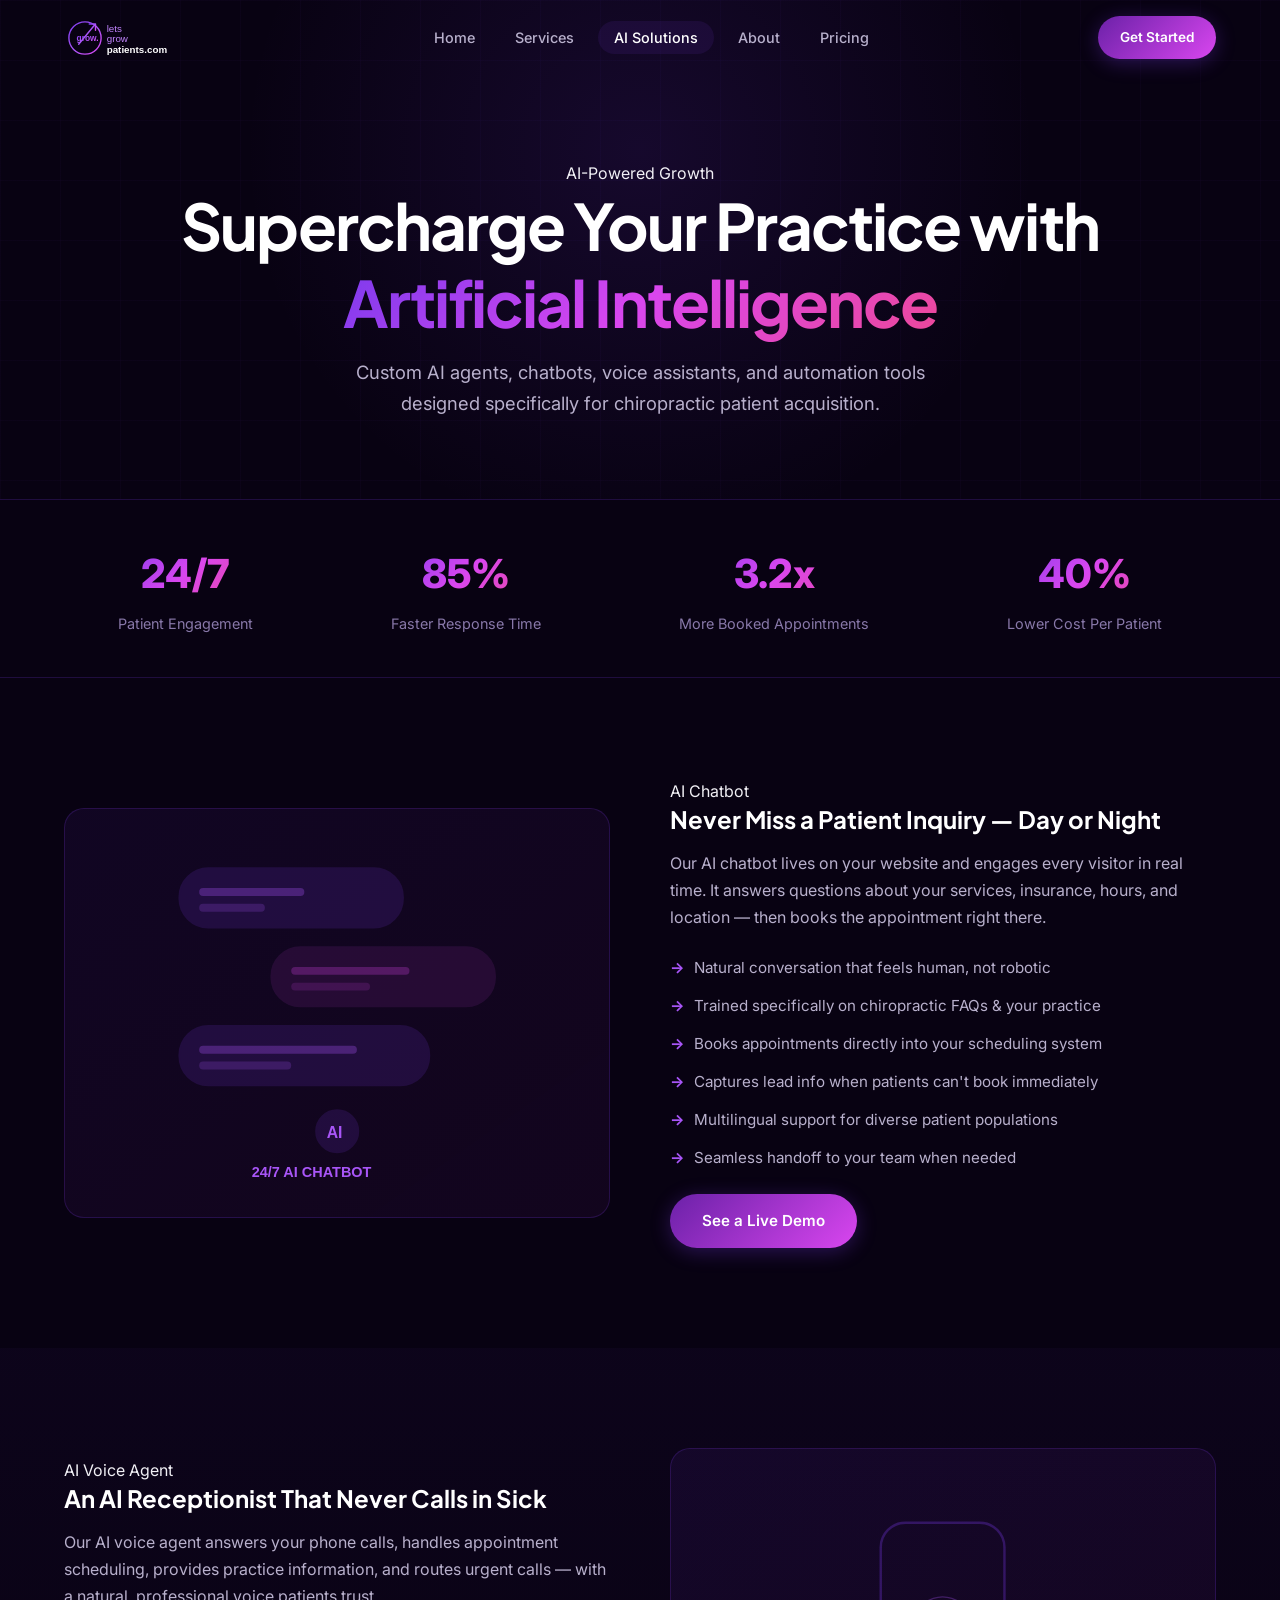
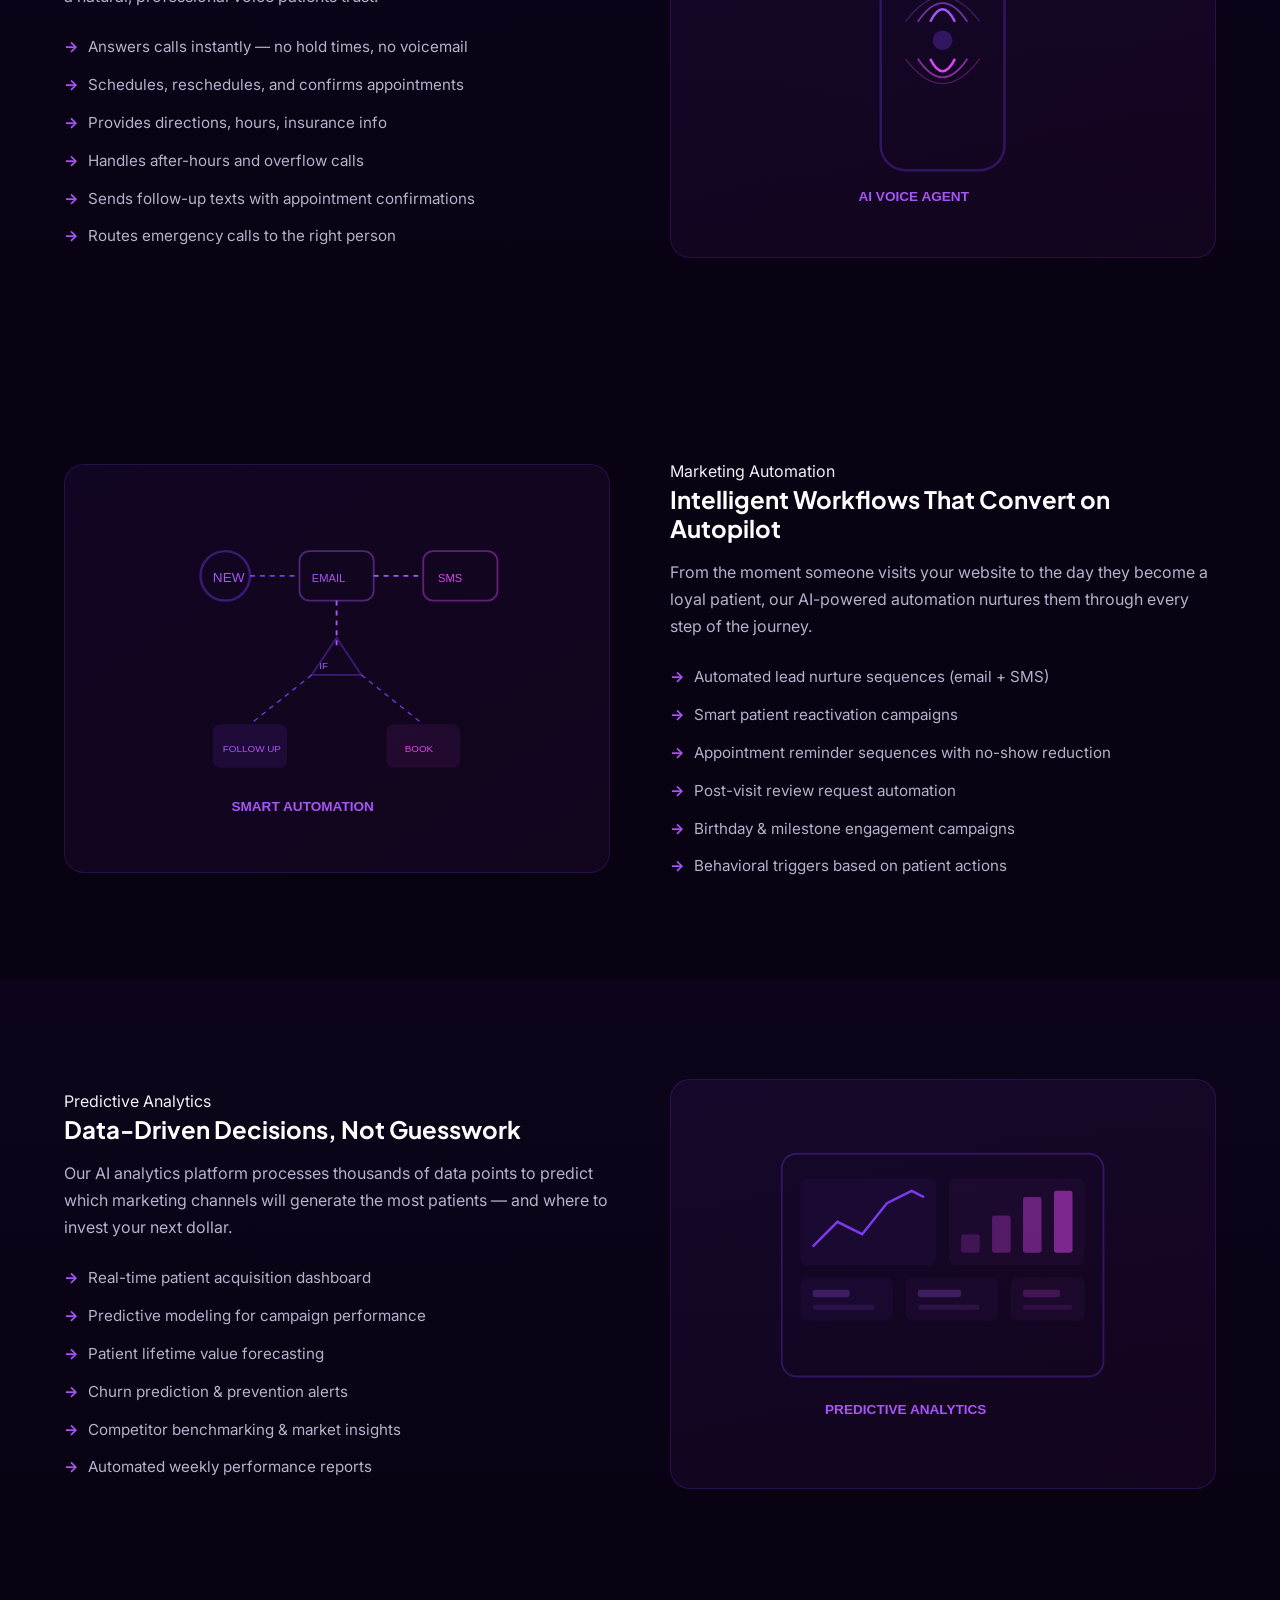
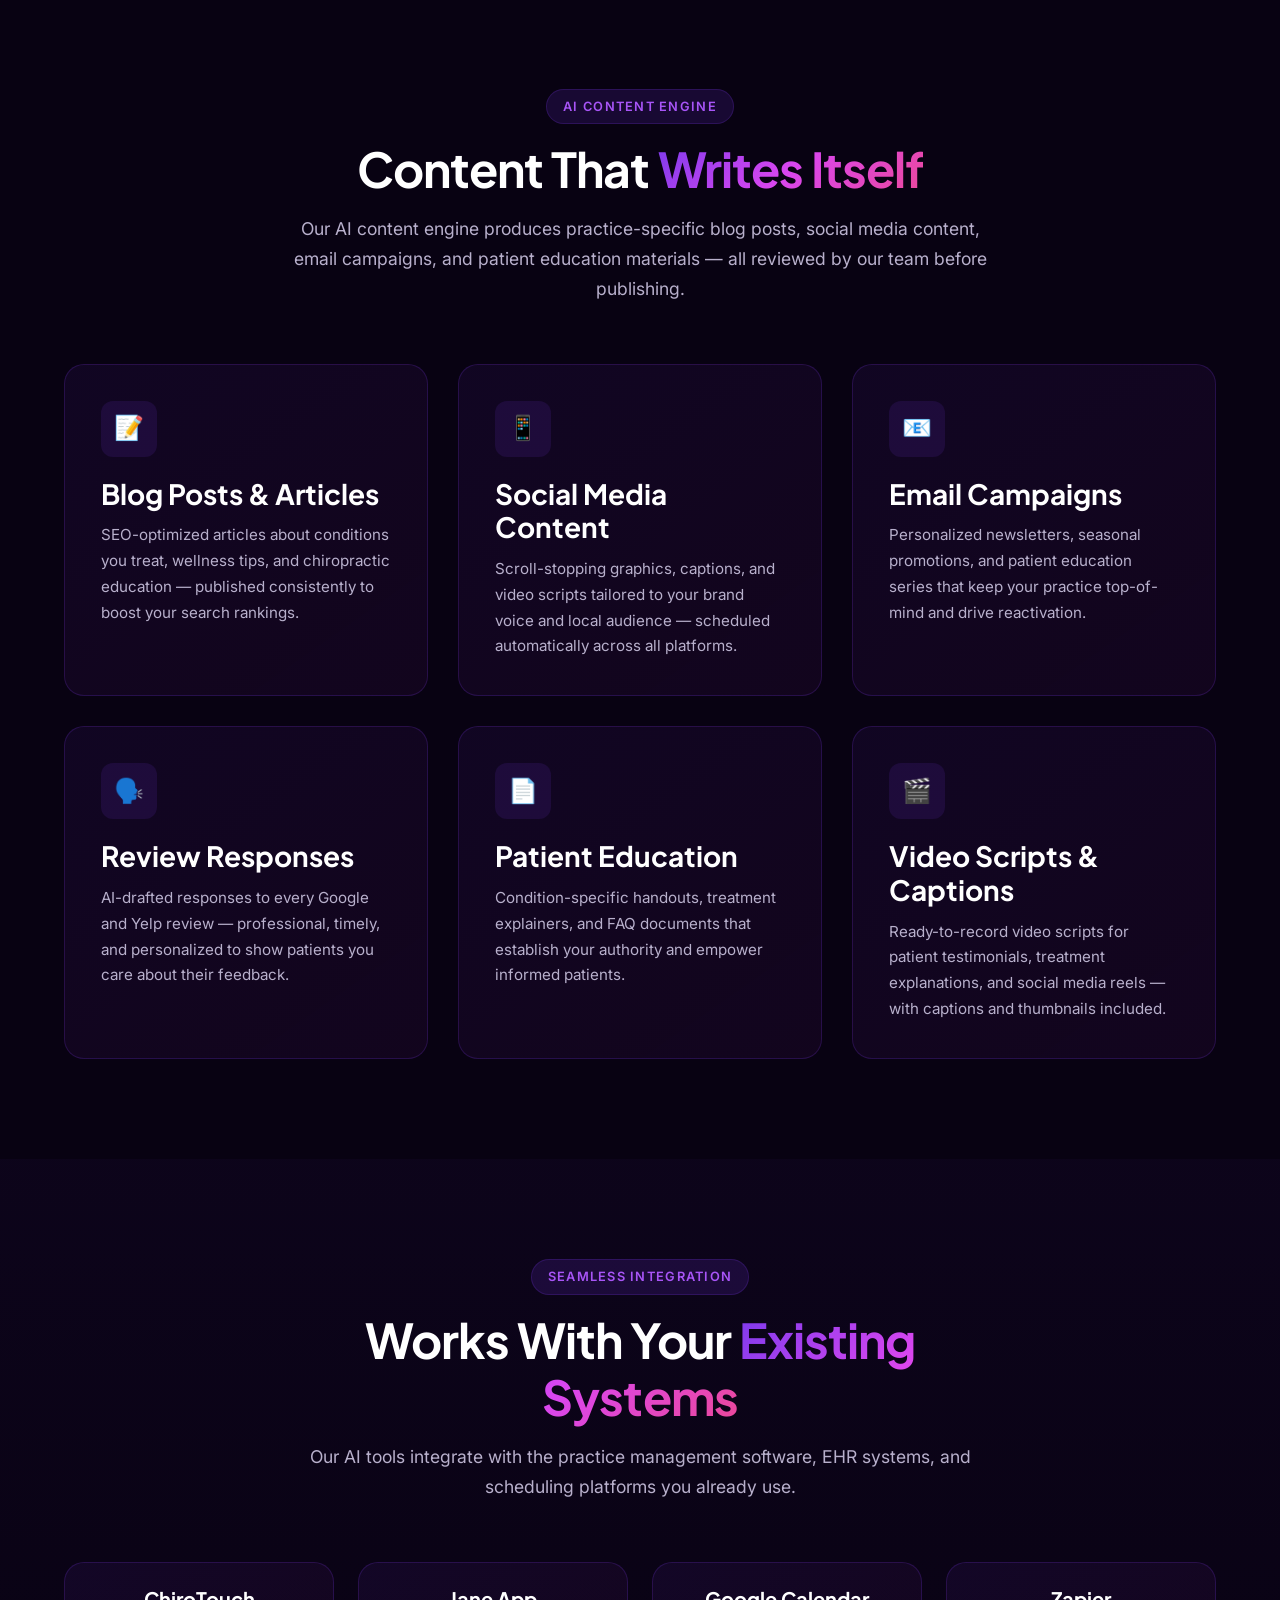
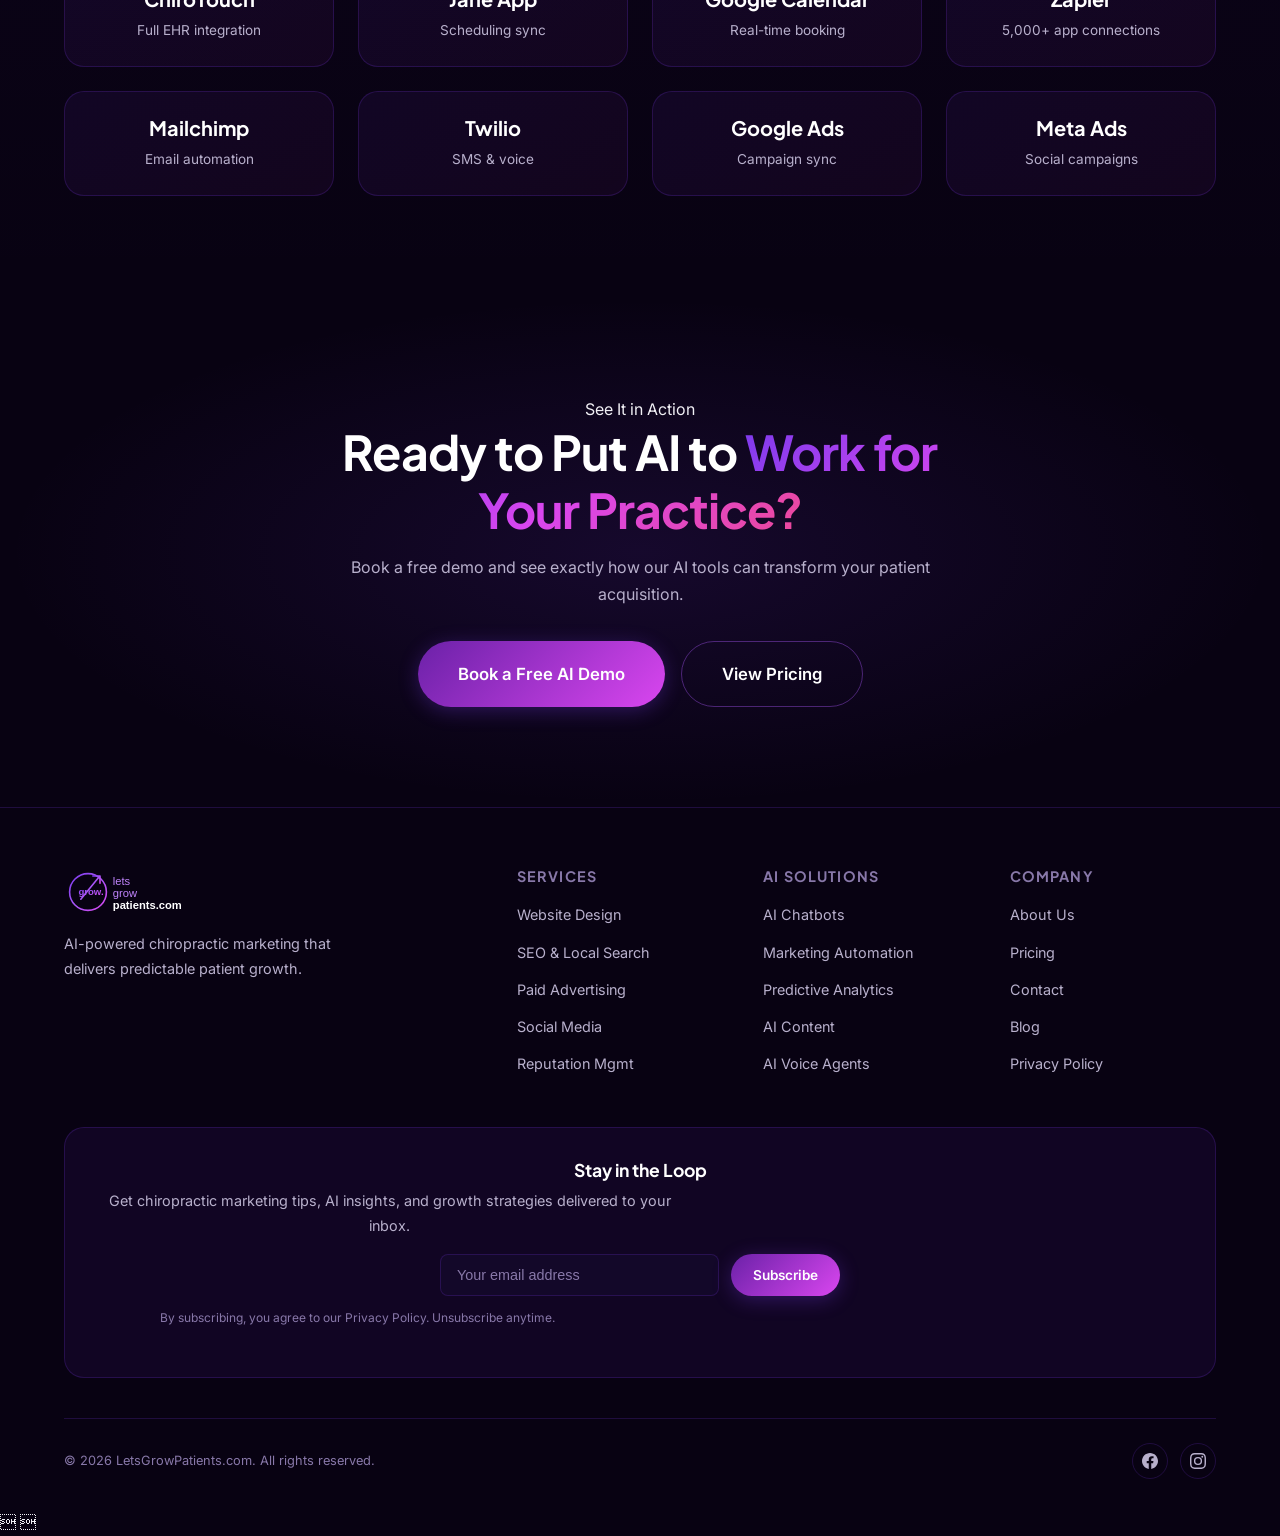
<file: ai-solutions.html>
<!DOCTYPE html>
<html lang="en">
<head>
  <meta charset="UTF-8">
  <meta name="viewport" content="width=device-width, initial-scale=1.0">
  <title>AI Solutions — AI-Powered Chiropractic Marketing | Lets Grow Patients</title>
<!-- Sentry error monitoring -->
<script src="https://js.sentry-cdn.com/81dce303019608110d281584a35b324b.min.js" crossorigin="anonymous"></script>
  <meta name="description" content="AI chatbots, voice agents, predictive analytics, and marketing automation built specifically for chiropractic practices. The future of patient acquisition.">
  <link rel="icon" type="image/svg+xml" href="images/favicon.svg">
  <link rel="preconnect" href="https://fonts.googleapis.com">
  <link rel="preconnect" href="https://fonts.gstatic.com" crossorigin>
  <link href="https://fonts.googleapis.com/css2?family=Inter:wght@300;400;500;600;700;800&family=Plus+Jakarta+Sans:wght@400;500;600;700;800&display=swap" rel="stylesheet">
  <link rel="stylesheet" href="css/styles.css">
</head>
<body>

  <!-- NAV -->
  <nav class="navbar" id="navbar">
    <div class="nav-inner">
      <a href="index.html" class="nav-logo"><img src="images/logo.svg" alt="Lets Grow Patients"></a>
      <ul class="nav-links">
        <li><a href="index.html">Home</a></li>
        <li><a href="services.html">Services</a></li>
        <li><a href="ai-solutions.html" class="active">AI Solutions</a></li>
        <li><a href="about.html">About</a></li>
        <li><a href="pricing.html">Pricing</a></li>
      </ul>
      <div class="nav-cta">
        <a href="contact.html" class="btn btn-primary btn-sm">Get Started</a>
        <button class="hamburger" id="menuToggle" aria-label="Toggle menu"><span></span><span></span><span></span></button>
      </div>
    </div>
  </nav>
  <div class="mobile-nav" id="mobileNav">
    <button class="close-btn" id="menuClose">&times;</button>
    <a href="index.html">Home</a><a href="services.html">Services</a><a href="ai-solutions.html">AI Solutions</a><a href="about.html">About</a><a href="pricing.html">Pricing</a><a href="contact.html" class="btn btn-primary">Get Started</a>
  </div>

  <!-- PAGE HERO -->
  <section class="page-hero">
    <div class="bg-grid"></div>
    <div class="container">
      <span class="badge" style="position:relative;">AI-Powered Growth</span>
      <h1>Supercharge Your Practice with <span class="gradient-text">Artificial Intelligence</span></h1>
      <p>Custom AI agents, chatbots, voice assistants, and automation tools designed specifically for chiropractic patient acquisition.</p>
    </div>
  </section>

  <!-- AI OVERVIEW STATS -->
  <section class="stats-bar">
    <div class="container">
      <div class="stat-item">
        <div class="number">24/7</div>
        <div class="label">Patient Engagement</div>
      </div>
      <div class="stat-item">
        <div class="number">85%</div>
        <div class="label">Faster Response Time</div>
      </div>
      <div class="stat-item">
        <div class="number">3.2x</div>
        <div class="label">More Booked Appointments</div>
      </div>
      <div class="stat-item">
        <div class="number">40%</div>
        <div class="label">Lower Cost Per Patient</div>
      </div>
    </div>
  </section>

  <!-- AI CHATBOT -->
  <section class="section" id="chatbot">
    <div class="container">
      <div class="feature-split">
        <div class="feature-image">
          <svg viewBox="0 0 300 260" fill="none" xmlns="http://www.w3.org/2000/svg" width="85%">
            <!-- Chat bubbles -->
            <rect x="30" y="20" width="170" height="45" rx="22" fill="#7c3aed" opacity="0.15" stroke="#7c3aed" stroke-width="1.5"/>
            <rect x="45" y="35" width="80" height="6" rx="3" fill="#a855f7" opacity="0.3"/>
            <rect x="45" y="47" width="50" height="6" rx="3" fill="#a855f7" opacity="0.2"/>
            <rect x="100" y="80" width="170" height="45" rx="22" fill="#d946ef" opacity="0.1" stroke="#d946ef" stroke-width="1.5"/>
            <rect x="115" y="95" width="90" height="6" rx="3" fill="#d946ef" opacity="0.25"/>
            <rect x="115" y="107" width="60" height="6" rx="3" fill="#d946ef" opacity="0.15"/>
            <rect x="30" y="140" width="190" height="45" rx="22" fill="#7c3aed" opacity="0.15" stroke="#7c3aed" stroke-width="1.5"/>
            <rect x="45" y="155" width="120" height="6" rx="3" fill="#a855f7" opacity="0.3"/>
            <rect x="45" y="167" width="70" height="6" rx="3" fill="#a855f7" opacity="0.2"/>
            <!-- AI indicator -->
            <circle cx="150" cy="220" r="16" fill="#7c3aed" opacity="0.15" stroke="#7c3aed" stroke-width="1.5"/>
            <text x="142" y="225" font-family="sans-serif" font-size="12" fill="#a855f7" font-weight="700">AI</text>
            <text x="85" y="255" font-family="sans-serif" font-size="11" fill="#a855f7" font-weight="600">24/7 AI CHATBOT</text>
          </svg>
        </div>
        <div class="feature-text">
          <span class="badge">AI Chatbot</span>
          <h3>Never Miss a Patient Inquiry — Day or Night</h3>
          <p>Our AI chatbot lives on your website and engages every visitor in real time. It answers questions about your services, insurance, hours, and location — then books the appointment right there.</p>
          <ul class="feature-list">
            <li>Natural conversation that feels human, not robotic</li>
            <li>Trained specifically on chiropractic FAQs & your practice</li>
            <li>Books appointments directly into your scheduling system</li>
            <li>Captures lead info when patients can't book immediately</li>
            <li>Multilingual support for diverse patient populations</li>
            <li>Seamless handoff to your team when needed</li>
          </ul>
          <div class="mt-24">
            <a href="contact.html" class="btn btn-primary">See a Live Demo</a>
          </div>
        </div>
      </div>
    </div>
  </section>

  <!-- AI VOICE AGENT -->
  <section class="section" style="background: linear-gradient(180deg, rgba(124,58,237,0.04) 0%, transparent 100%);" id="voice">
    <div class="container">
      <div class="feature-split reverse">
        <div class="feature-image">
          <svg viewBox="0 0 300 250" fill="none" xmlns="http://www.w3.org/2000/svg" width="80%">
            <!-- Phone shape -->
            <rect x="100" y="20" width="100" height="200" rx="20" stroke="#7c3aed" stroke-width="2" fill="none" opacity="0.3"/>
            <!-- Sound waves -->
            <path d="M140 100 Q150 80 160 100" stroke="#a855f7" stroke-width="2" fill="none"/>
            <path d="M130 100 Q150 70 170 100" stroke="#a855f7" stroke-width="1.5" fill="none" opacity="0.6"/>
            <path d="M120 100 Q150 60 180 100" stroke="#a855f7" stroke-width="1" fill="none" opacity="0.3"/>
            <!-- Bottom waves -->
            <path d="M140 130 Q150 150 160 130" stroke="#d946ef" stroke-width="2" fill="none"/>
            <path d="M130 130 Q150 160 170 130" stroke="#d946ef" stroke-width="1.5" fill="none" opacity="0.6"/>
            <path d="M120 130 Q150 170 180 130" stroke="#d946ef" stroke-width="1" fill="none" opacity="0.3"/>
            <circle cx="150" cy="115" r="8" fill="#7c3aed" opacity="0.3"/>
            <text x="82" y="245" font-family="sans-serif" font-size="11" fill="#a855f7" font-weight="600">AI VOICE AGENT</text>
          </svg>
        </div>
        <div class="feature-text">
          <span class="badge">AI Voice Agent</span>
          <h3>An AI Receptionist That Never Calls in Sick</h3>
          <p>Our AI voice agent answers your phone calls, handles appointment scheduling, provides practice information, and routes urgent calls — with a natural, professional voice patients trust.</p>
          <ul class="feature-list">
            <li>Answers calls instantly — no hold times, no voicemail</li>
            <li>Schedules, reschedules, and confirms appointments</li>
            <li>Provides directions, hours, insurance info</li>
            <li>Handles after-hours and overflow calls</li>
            <li>Sends follow-up texts with appointment confirmations</li>
            <li>Routes emergency calls to the right person</li>
          </ul>
        </div>
      </div>
    </div>
  </section>

  <!-- MARKETING AUTOMATION -->
  <section class="section" id="automation">
    <div class="container">
      <div class="feature-split">
        <div class="feature-image">
          <svg viewBox="0 0 300 250" fill="none" xmlns="http://www.w3.org/2000/svg" width="80%">
            <!-- Workflow diagram -->
            <circle cx="60" cy="50" r="20" stroke="#7c3aed" stroke-width="2" fill="none" opacity="0.4"/>
            <text x="50" y="55" font-family="sans-serif" font-size="11" fill="#a855f7">NEW</text>
            <line x1="80" y1="50" x2="120" y2="50" stroke="#7c3aed" stroke-width="1.5" stroke-dasharray="4"/>
            <rect x="120" y="30" width="60" height="40" rx="8" stroke="#a855f7" stroke-width="1.5" fill="none" opacity="0.4"/>
            <text x="130" y="55" font-family="sans-serif" font-size="9" fill="#a855f7">EMAIL</text>
            <line x1="180" y1="50" x2="220" y2="50" stroke="#a855f7" stroke-width="1.5" stroke-dasharray="4"/>
            <rect x="220" y="30" width="60" height="40" rx="8" stroke="#d946ef" stroke-width="1.5" fill="none" opacity="0.4"/>
            <text x="232" y="55" font-family="sans-serif" font-size="9" fill="#d946ef">SMS</text>

            <line x1="150" y1="70" x2="150" y2="110" stroke="#a855f7" stroke-width="1.5" stroke-dasharray="4"/>
            <polygon points="150,100 130,130 170,130" stroke="#7c3aed" stroke-width="1.5" fill="none" opacity="0.4"/>
            <text x="136" y="125" font-family="sans-serif" font-size="8" fill="#a855f7">IF</text>

            <line x1="130" y1="130" x2="80" y2="170" stroke="#7c3aed" stroke-width="1" stroke-dasharray="4"/>
            <line x1="170" y1="130" x2="220" y2="170" stroke="#7c3aed" stroke-width="1" stroke-dasharray="4"/>
            <rect x="50" y="170" width="60" height="35" rx="6" fill="#7c3aed" opacity="0.12"/>
            <text x="58" y="192" font-family="sans-serif" font-size="8" fill="#a855f7">FOLLOW UP</text>
            <rect x="190" y="170" width="60" height="35" rx="6" fill="#d946ef" opacity="0.08"/>
            <text x="205" y="192" font-family="sans-serif" font-size="8" fill="#d946ef">BOOK</text>
            <text x="65" y="240" font-family="sans-serif" font-size="11" fill="#a855f7" font-weight="600">SMART AUTOMATION</text>
          </svg>
        </div>
        <div class="feature-text">
          <span class="badge">Marketing Automation</span>
          <h3>Intelligent Workflows That Convert on Autopilot</h3>
          <p>From the moment someone visits your website to the day they become a loyal patient, our AI-powered automation nurtures them through every step of the journey.</p>
          <ul class="feature-list">
            <li>Automated lead nurture sequences (email + SMS)</li>
            <li>Smart patient reactivation campaigns</li>
            <li>Appointment reminder sequences with no-show reduction</li>
            <li>Post-visit review request automation</li>
            <li>Birthday & milestone engagement campaigns</li>
            <li>Behavioral triggers based on patient actions</li>
          </ul>
        </div>
      </div>
    </div>
  </section>

  <!-- PREDICTIVE ANALYTICS -->
  <section class="section" style="background: linear-gradient(180deg, rgba(124,58,237,0.04) 0%, transparent 100%);" id="analytics">
    <div class="container">
      <div class="feature-split reverse">
        <div class="feature-image">
          <svg viewBox="0 0 300 250" fill="none" xmlns="http://www.w3.org/2000/svg" width="80%">
            <!-- Dashboard -->
            <rect x="20" y="20" width="260" height="180" rx="12" stroke="#7c3aed" stroke-width="1.5" fill="none" opacity="0.3"/>
            <!-- Mini charts -->
            <rect x="35" y="40" width="110" height="70" rx="6" fill="#7c3aed" opacity="0.06"/>
            <polyline points="45,95 65,75 85,85 105,60 125,50 135,55" stroke="#7c3aed" stroke-width="2" fill="none"/>
            <rect x="155" y="40" width="110" height="70" rx="6" fill="#d946ef" opacity="0.04"/>
            <rect x="165" y="85" width="15" height="15" rx="2" fill="#d946ef" opacity="0.2"/>
            <rect x="190" y="70" width="15" height="30" rx="2" fill="#d946ef" opacity="0.3"/>
            <rect x="215" y="55" width="15" height="45" rx="2" fill="#d946ef" opacity="0.4"/>
            <rect x="240" y="50" width="15" height="50" rx="2" fill="#d946ef" opacity="0.5"/>
            <!-- KPIs -->
            <rect x="35" y="120" width="75" height="35" rx="6" fill="#7c3aed" opacity="0.06"/>
            <rect x="45" y="130" width="30" height="6" rx="2" fill="#a855f7" opacity="0.25"/>
            <rect x="45" y="142" width="50" height="4" rx="2" fill="#a855f7" opacity="0.12"/>
            <rect x="120" y="120" width="75" height="35" rx="6" fill="#a855f7" opacity="0.04"/>
            <rect x="130" y="130" width="35" height="6" rx="2" fill="#a855f7" opacity="0.25"/>
            <rect x="130" y="142" width="50" height="4" rx="2" fill="#a855f7" opacity="0.12"/>
            <rect x="205" y="120" width="60" height="35" rx="6" fill="#d946ef" opacity="0.04"/>
            <rect x="215" y="130" width="30" height="6" rx="2" fill="#d946ef" opacity="0.2"/>
            <rect x="215" y="142" width="40" height="4" rx="2" fill="#d946ef" opacity="0.1"/>
            <text x="55" y="230" font-family="sans-serif" font-size="11" fill="#a855f7" font-weight="600">PREDICTIVE ANALYTICS</text>
          </svg>
        </div>
        <div class="feature-text">
          <span class="badge">Predictive Analytics</span>
          <h3>Data-Driven Decisions, Not Guesswork</h3>
          <p>Our AI analytics platform processes thousands of data points to predict which marketing channels will generate the most patients — and where to invest your next dollar.</p>
          <ul class="feature-list">
            <li>Real-time patient acquisition dashboard</li>
            <li>Predictive modeling for campaign performance</li>
            <li>Patient lifetime value forecasting</li>
            <li>Churn prediction & prevention alerts</li>
            <li>Competitor benchmarking & market insights</li>
            <li>Automated weekly performance reports</li>
          </ul>
        </div>
      </div>
    </div>
  </section>

  <!-- AI CONTENT -->
  <section class="section" id="content">
    <div class="container">
      <div class="section-header">
        <span class="badge">AI Content Engine</span>
        <h2>Content That <span class="gradient-text">Writes Itself</span></h2>
        <p>Our AI content engine produces practice-specific blog posts, social media content, email campaigns, and patient education materials — all reviewed by our team before publishing.</p>
      </div>
      <div class="grid-3">
        <div class="card">
          <div class="card-icon">📝</div>
          <h3>Blog Posts & Articles</h3>
          <p>SEO-optimized articles about conditions you treat, wellness tips, and chiropractic education — published consistently to boost your search rankings.</p>
        </div>
        <div class="card">
          <div class="card-icon">📱</div>
          <h3>Social Media Content</h3>
          <p>Scroll-stopping graphics, captions, and video scripts tailored to your brand voice and local audience — scheduled automatically across all platforms.</p>
        </div>
        <div class="card">
          <div class="card-icon">📧</div>
          <h3>Email Campaigns</h3>
          <p>Personalized newsletters, seasonal promotions, and patient education series that keep your practice top-of-mind and drive reactivation.</p>
        </div>
        <div class="card">
          <div class="card-icon">🗣️</div>
          <h3>Review Responses</h3>
          <p>AI-drafted responses to every Google and Yelp review — professional, timely, and personalized to show patients you care about their feedback.</p>
        </div>
        <div class="card">
          <div class="card-icon">📄</div>
          <h3>Patient Education</h3>
          <p>Condition-specific handouts, treatment explainers, and FAQ documents that establish your authority and empower informed patients.</p>
        </div>
        <div class="card">
          <div class="card-icon">🎬</div>
          <h3>Video Scripts & Captions</h3>
          <p>Ready-to-record video scripts for patient testimonials, treatment explanations, and social media reels — with captions and thumbnails included.</p>
        </div>
      </div>
    </div>
  </section>

  <!-- AI INTEGRATION SECTION -->
  <section class="section" style="background: linear-gradient(180deg, rgba(124,58,237,0.04) 0%, transparent 100%);">
    <div class="container">
      <div class="section-header">
        <span class="badge">Seamless Integration</span>
        <h2>Works With Your <span class="gradient-text">Existing Systems</span></h2>
        <p>Our AI tools integrate with the practice management software, EHR systems, and scheduling platforms you already use.</p>
      </div>
      <div class="grid-4" style="text-align:center;">
        <div class="card" style="padding:24px;">
          <h4>ChiroTouch</h4>
          <p style="font-size:0.85rem;margin-top:8px;">Full EHR integration</p>
        </div>
        <div class="card" style="padding:24px;">
          <h4>Jane App</h4>
          <p style="font-size:0.85rem;margin-top:8px;">Scheduling sync</p>
        </div>
        <div class="card" style="padding:24px;">
          <h4>Google Calendar</h4>
          <p style="font-size:0.85rem;margin-top:8px;">Real-time booking</p>
        </div>
        <div class="card" style="padding:24px;">
          <h4>Zapier</h4>
          <p style="font-size:0.85rem;margin-top:8px;">5,000+ app connections</p>
        </div>
        <div class="card" style="padding:24px;">
          <h4>Mailchimp</h4>
          <p style="font-size:0.85rem;margin-top:8px;">Email automation</p>
        </div>
        <div class="card" style="padding:24px;">
          <h4>Twilio</h4>
          <p style="font-size:0.85rem;margin-top:8px;">SMS & voice</p>
        </div>
        <div class="card" style="padding:24px;">
          <h4>Google Ads</h4>
          <p style="font-size:0.85rem;margin-top:8px;">Campaign sync</p>
        </div>
        <div class="card" style="padding:24px;">
          <h4>Meta Ads</h4>
          <p style="font-size:0.85rem;margin-top:8px;">Social campaigns</p>
        </div>
      </div>
    </div>
  </section>

  <!-- CTA -->
  <section class="cta-section">
    <div class="container">
      <div class="cta-content">
        <span class="badge">See It in Action</span>
        <h2>Ready to Put AI to <span class="gradient-text">Work for Your Practice?</span></h2>
        <p>Book a free demo and see exactly how our AI tools can transform your patient acquisition.</p>
        <div class="hero-buttons" style="justify-content:center;">
          <a href="contact.html" class="btn btn-primary btn-lg">Book a Free AI Demo</a>
          <a href="pricing.html" class="btn btn-secondary btn-lg">View Pricing</a>
        </div>
      </div>
    </div>
  </section>

  <!-- FOOTER -->
  <footer class="footer">
    <div class="container">
      <div class="footer-grid">
        <div class="footer-brand">
          <a href="index.html" class="nav-logo"><img src="images/logo.svg" alt="Lets Grow Patients" style="height:48px;"></a>
          <p>AI-powered chiropractic marketing that delivers predictable patient growth.</p>
        </div>
        <div class="footer-col">
          <h4>Services</h4>
          <ul>
            <li><a href="services.html#websites">Website Design</a></li>
            <li><a href="services.html#seo">SEO & Local Search</a></li>
            <li><a href="services.html#ppc">Paid Advertising</a></li>
            <li><a href="services.html#social">Social Media</a></li>
            <li><a href="services.html#reputation">Reputation Mgmt</a></li>
          </ul>
        </div>
        <div class="footer-col">
          <h4>AI Solutions</h4>
          <ul>
            <li><a href="ai-solutions.html#chatbot">AI Chatbots</a></li>
            <li><a href="ai-solutions.html#automation">Marketing Automation</a></li>
            <li><a href="ai-solutions.html#analytics">Predictive Analytics</a></li>
            <li><a href="ai-solutions.html#content">AI Content</a></li>
            <li><a href="ai-solutions.html#voice">AI Voice Agents</a></li>
          </ul>
        </div>
        <div class="footer-col">
          <h4>Company</h4>
          <ul>
            <li><a href="about.html">About Us</a></li>
            <li><a href="pricing.html">Pricing</a></li>
            <li><a href="contact.html">Contact</a></li>
            <li><a href="#">Blog</a></li>
            <li><a href="privacy.html">Privacy Policy</a></li>
          </ul>
        </div>
      </div>
      <div class="footer-newsletter">
        <h4>Stay in the Loop</h4>
        <p>Get chiropractic marketing tips, AI insights, and growth strategies delivered to your inbox.</p>
        <form class="newsletter-form" id="newsletterForm">
          <input type="email" placeholder="Your email address" required>
          <button type="submit" class="btn btn-primary btn-sm">Subscribe</button>
        </form>
        <p style="font-size:0.75rem;color:var(--text-muted);margin-top:8px;">By subscribing, you agree to our Privacy Policy. Unsubscribe anytime.</p>
      </div>
      <div class="footer-bottom">
        <p>&copy; 2026 LetsGrowPatients.com. All rights reserved.</p>
        <div class="footer-socials">
          <a href="#" aria-label="Facebook"><svg width="16" height="16" viewBox="0 0 24 24" fill="currentColor"><path d="M24 12.073c0-6.627-5.373-12-12-12s-12 5.373-12 12c0 5.99 4.388 10.954 10.125 11.854v-8.385H7.078v-3.47h3.047V9.43c0-3.007 1.792-4.669 4.533-4.669 1.312 0 2.686.235 2.686.235v2.953H15.83c-1.491 0-1.956.925-1.956 1.874v2.25h3.328l-.532 3.47h-2.796v8.385C19.612 23.027 24 18.062 24 12.073z"/></svg></a>
          <a href="#" aria-label="Instagram"><svg width="16" height="16" viewBox="0 0 24 24" fill="currentColor"><path d="M12 2.163c3.204 0 3.584.012 4.85.07 3.252.148 4.771 1.691 4.919 4.919.058 1.265.069 1.645.069 4.849 0 3.205-.012 3.584-.069 4.849-.149 3.225-1.664 4.771-4.919 4.919-1.266.058-1.644.07-4.85.07-3.204 0-3.584-.012-4.849-.07-3.26-.149-4.771-1.699-4.919-4.92-.058-1.265-.07-1.644-.07-4.849 0-3.204.013-3.583.07-4.849.149-3.227 1.664-4.771 4.919-4.919 1.266-.057 1.645-.069 4.849-.069zM12 0C8.741 0 8.333.014 7.053.072 2.695.272.273 2.69.073 7.052.014 8.333 0 8.741 0 12c0 3.259.014 3.668.072 4.948.2 4.358 2.618 6.78 6.98 6.98C8.333 23.986 8.741 24 12 24c3.259 0 3.668-.014 4.948-.072 4.354-.2 6.782-2.618 6.979-6.98.059-1.28.073-1.689.073-4.948 0-3.259-.014-3.667-.072-4.947-.196-4.354-2.617-6.78-6.979-6.98C15.668.014 15.259 0 12 0zm0 5.838a6.162 6.162 0 100 12.324 6.162 6.162 0 000-12.324zM12 16a4 4 0 110-8 4 4 0 010 8zm6.406-11.845a1.44 1.44 0 100 2.881 1.44 1.44 0 000-2.881z"/></svg></a>
        </div>
      </div>
    </div>
  </footer>

  <script src="js/main.js"></script>
<!-- Cal.com Floating Booking Button -->
<script type="text/javascript">
(function (C, A, L) {
  let p = function (a, ar) { a.q.push(ar); };
  let d = C.document;
  C.Cal = C.Cal || function () {
    let cal = C.Cal; let ar = arguments;
    if (!cal.loaded) { cal.ns = {}; cal.q = cal.q || []; d.head.appendChild(d.createElement("script")).src = A; cal.loaded = true; }
    if (ar[0] === L) { const api = function () { p(api, arguments); }; const namespace = ar[1]; api.q = api.q || []; if (typeof namespace === "string") { cal.ns[namespace] = cal.ns[namespace] || api; p(cal.ns[namespace], ar); p(cal, ["initNamespace", namespace]); } else p(cal, ar); return; }
    p(cal, ar);
  };
})(window, "https://app.cal.com/embed/embed.js", "init");
Cal("init", { origin: "https://cal.com" });
Cal("floatingButton", { calLink: "letsgrowletsgo?metadata[source]=Lets Grow Patients Website", buttonText: "Book a Free Consult", buttonColor: "#7c3aed", buttonTextColor: "#ffffff", buttonPosition: "bottom-right" });
Cal("ui", { theme: "dark", styles: { branding: { brandColor: "#7c3aed" } } });
</script>

</body>

</html>
</file>
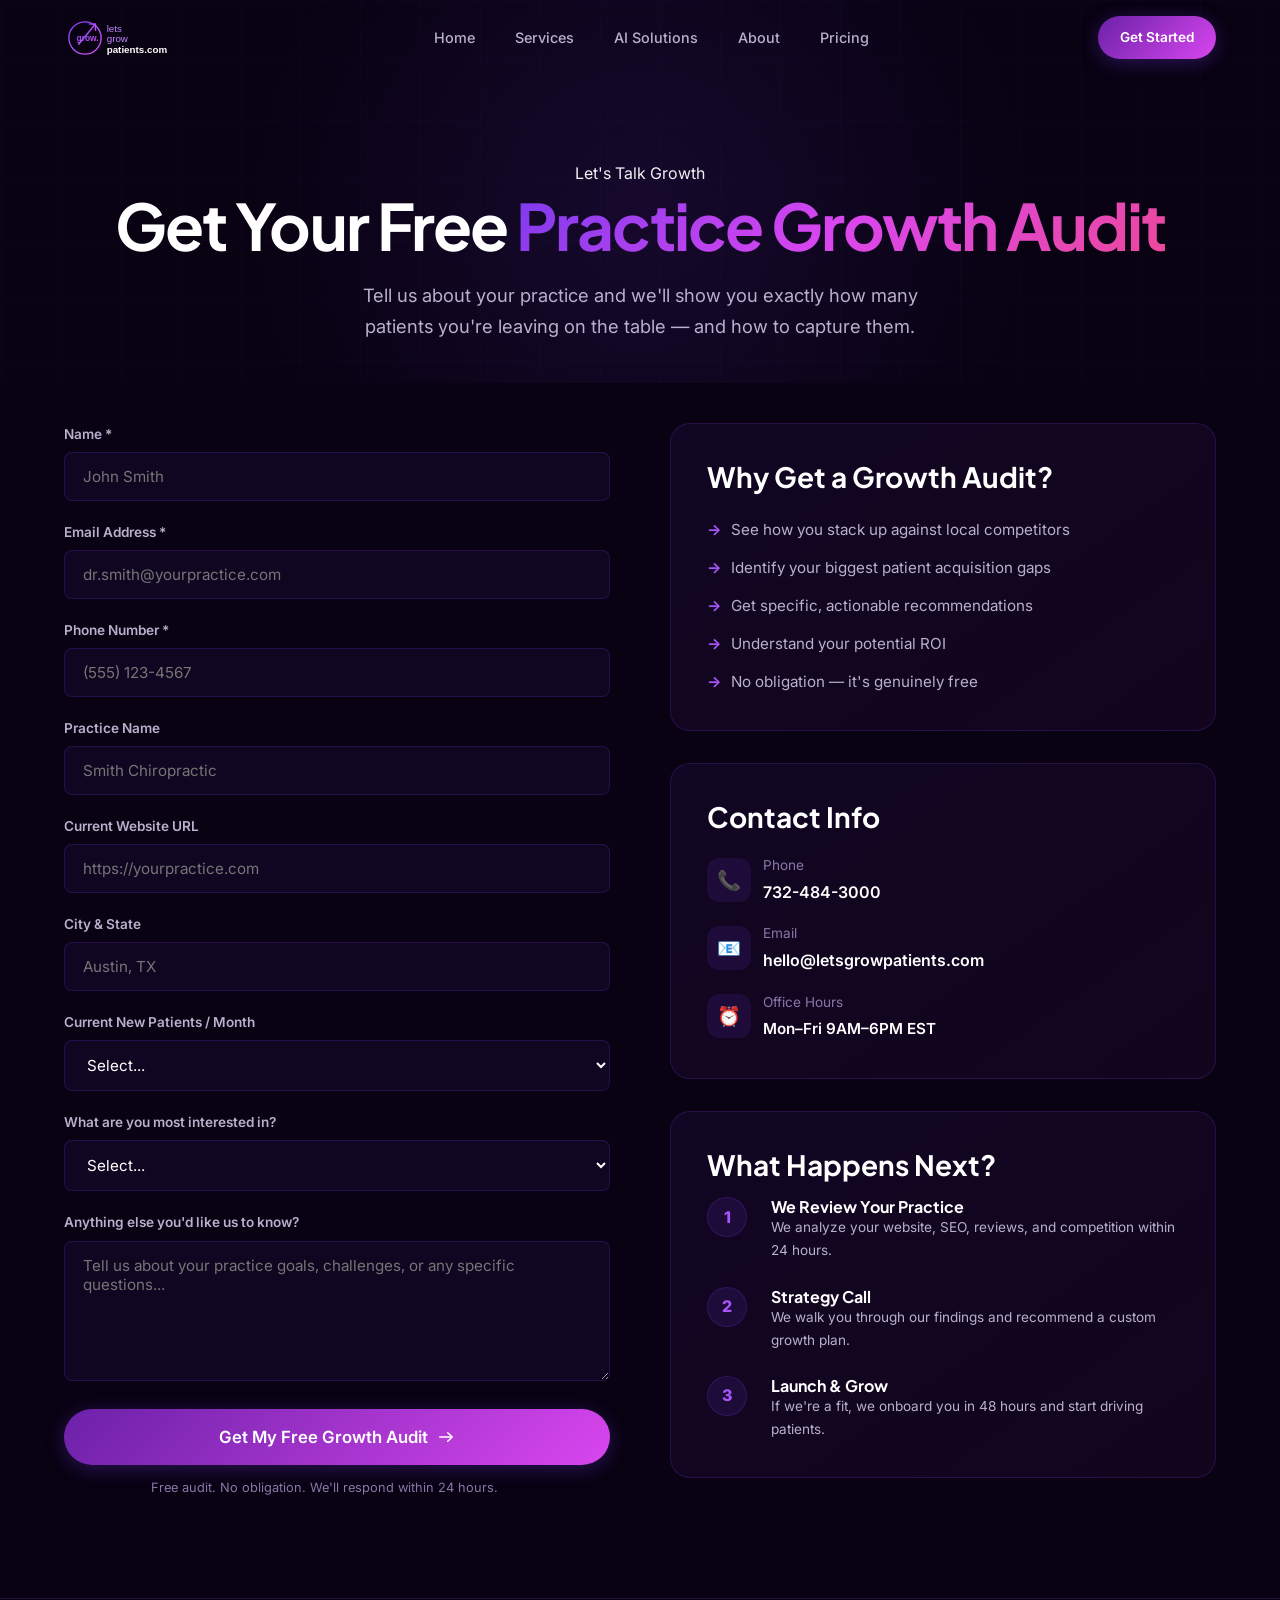
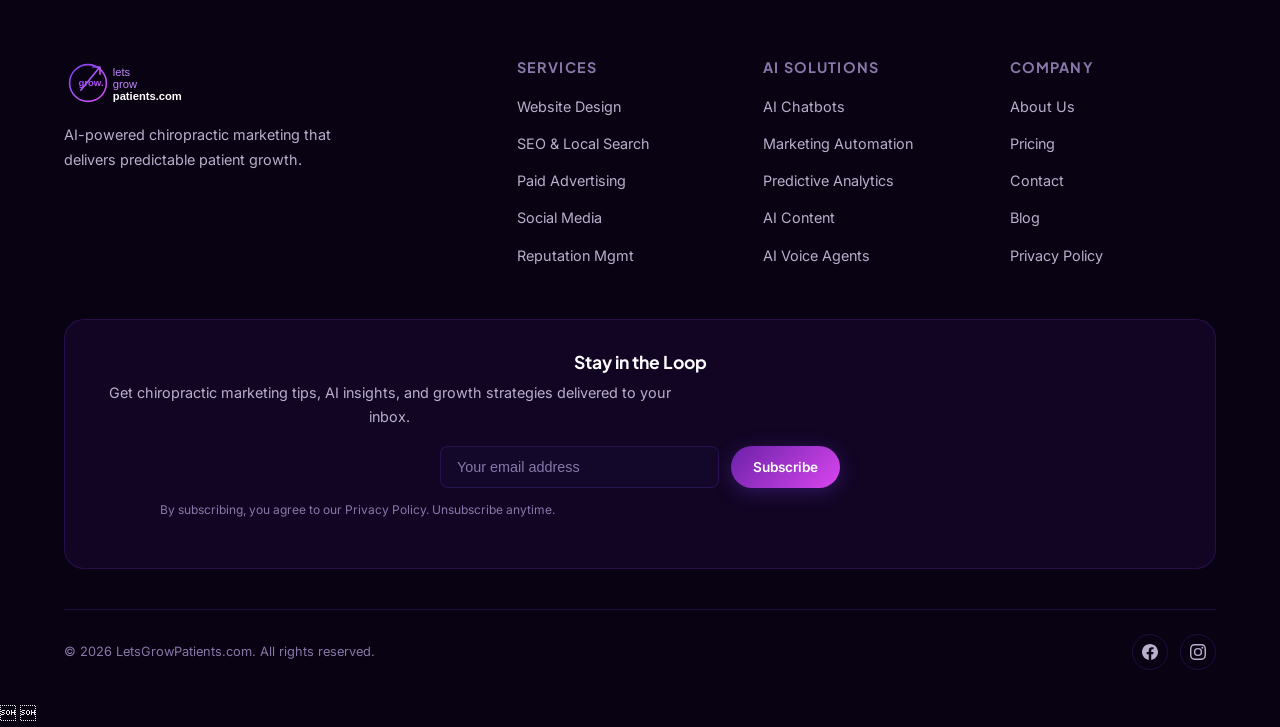
<file: contact.html>
<!DOCTYPE html>
<html lang="en">
<head>
  <meta charset="UTF-8">
  <meta name="viewport" content="width=device-width, initial-scale=1.0">
  <title>Contact Us — Get Your Free Growth Audit | Lets Grow Patients</title>
<!-- Sentry error monitoring -->
<script src="https://js.sentry-cdn.com/81dce303019608110d281584a35b324b.min.js" crossorigin="anonymous"></script>
  <meta name="description" content="Ready to grow your chiropractic practice? Get a free growth audit or talk to our team about AI-powered marketing strategies.">
  <link rel="icon" type="image/svg+xml" href="images/favicon.svg">
  <link rel="preconnect" href="https://fonts.googleapis.com">
  <link rel="preconnect" href="https://fonts.gstatic.com" crossorigin>
  <link href="https://fonts.googleapis.com/css2?family=Inter:wght@300;400;500;600;700;800&family=Plus+Jakarta+Sans:wght@400;500;600;700;800&display=swap" rel="stylesheet">
  <link rel="stylesheet" href="css/styles.css">
</head>
<body>

  <!-- NAV -->
  <nav class="navbar" id="navbar">
    <div class="nav-inner">
      <a href="index.html" class="nav-logo"><img src="images/logo.svg" alt="Lets Grow Patients"></a>
      <ul class="nav-links">
        <li><a href="index.html">Home</a></li>
        <li><a href="services.html">Services</a></li>
        <li><a href="ai-solutions.html">AI Solutions</a></li>
        <li><a href="about.html">About</a></li>
        <li><a href="pricing.html">Pricing</a></li>
      </ul>
      <div class="nav-cta">
        <a href="contact.html" class="btn btn-primary btn-sm active">Get Started</a>
        <button class="hamburger" id="menuToggle" aria-label="Toggle menu"><span></span><span></span><span></span></button>
      </div>
    </div>
  </nav>
  <div class="mobile-nav" id="mobileNav">
    <button class="close-btn" id="menuClose">&times;</button>
    <a href="index.html">Home</a><a href="services.html">Services</a><a href="ai-solutions.html">AI Solutions</a><a href="about.html">About</a><a href="pricing.html">Pricing</a><a href="contact.html" class="btn btn-primary">Get Started</a>
  </div>

  <!-- PAGE HERO -->
  <section class="page-hero" style="padding-bottom:40px;">
    <div class="bg-grid"></div>
    <div class="container">
      <span class="badge" style="position:relative;">Let's Talk Growth</span>
      <h1>Get Your Free <span class="gradient-text">Practice Growth Audit</span></h1>
      <p>Tell us about your practice and we'll show you exactly how many patients you're leaving on the table — and how to capture them.</p>
    </div>
  </section>

  <!-- CONTACT FORM + INFO -->
  <section class="section" style="padding-top:40px;">
    <div class="container">
      <div class="grid-2" style="gap:60px;">
        <!-- Form -->
        <div>
          <form id="contactForm" action="#" method="POST">
            <div class="form-group">
              <label for="name">Name *</label>
              <input type="text" id="name" name="name" required placeholder="John Smith">
            </div>
            <div class="form-group">
              <label for="email">Email Address *</label>
              <input type="email" id="email" name="email" required placeholder="dr.smith@yourpractice.com">
            </div>
            <div class="form-group">
              <label for="phone">Phone Number *</label>
              <input type="tel" id="phone" name="phone" required placeholder="(555) 123-4567">
            </div>
            <div class="form-group">
              <label for="practiceName">Practice Name</label>
              <input type="text" id="practiceName" name="practiceName" placeholder="Smith Chiropractic">
            </div>
            <div class="form-group">
              <label for="website">Current Website URL</label>
              <input type="url" id="website" name="website" placeholder="https://yourpractice.com">
            </div>
            <div class="form-group">
              <label for="location">City & State</label>
              <input type="text" id="location" name="location" placeholder="Austin, TX">
            </div>
            <div class="form-group">
              <label for="patients">Current New Patients / Month</label>
              <select id="patients" name="patients">
                <option value="">Select...</option>
                <option value="0-10">0 – 10</option>
                <option value="11-25">11 – 25</option>
                <option value="26-50">26 – 50</option>
                <option value="51-100">51 – 100</option>
                <option value="100+">100+</option>
              </select>
            </div>
            <div class="form-group">
              <label for="interest">What are you most interested in?</label>
              <select id="interest" name="interest">
                <option value="">Select...</option>
                <option value="full-service">Full-Service Marketing</option>
                <option value="website">New Website</option>
                <option value="seo">SEO & Local Search</option>
                <option value="ai">AI Solutions (Chatbot, Voice Agent, Automation)</option>
                <option value="ppc">Google Ads / Paid Advertising</option>
                <option value="social">Social Media Marketing</option>
                <option value="reputation">Reputation Management</option>
                <option value="other">Other / Not Sure</option>
              </select>
            </div>
            <div class="form-group">
              <label for="message">Anything else you'd like us to know?</label>
              <textarea id="message" name="message" placeholder="Tell us about your practice goals, challenges, or any specific questions..."></textarea>
            </div>
            <button type="submit" class="btn btn-primary btn-lg" style="width:100%;justify-content:center;">
              Get My Free Growth Audit
              <svg class="btn-icon" viewBox="0 0 20 20" fill="currentColor"><path fill-rule="evenodd" d="M3 10a.75.75 0 01.75-.75h10.638L11.23 6.29a.75.75 0 111.04-1.08l4.5 4.25a.75.75 0 010 1.08l-4.5 4.25a.75.75 0 11-1.04-1.08l3.158-2.96H3.75A.75.75 0 013 10z"/></svg>
            </button>
            <p style="text-align:center;font-size:0.8rem;color:var(--text-muted);margin-top:12px;">Free audit. No obligation. We'll respond within 24 hours.</p>
          </form>
        </div>

        <!-- Contact Info -->
        <div>
          <div class="card mb-32">
            <h3 style="margin-bottom:24px;">Why Get a Growth Audit?</h3>
            <ul class="feature-list">
              <li>See how you stack up against local competitors</li>
              <li>Identify your biggest patient acquisition gaps</li>
              <li>Get specific, actionable recommendations</li>
              <li>Understand your potential ROI</li>
              <li>No obligation — it's genuinely free</li>
            </ul>
          </div>

          <div class="card mb-32">
            <h3 style="margin-bottom:20px;">Contact Info</h3>
            <div style="display:flex;flex-direction:column;gap:16px;">
              <div style="display:flex;align-items:center;gap:12px;">
                <div class="card-icon" style="width:44px;height:44px;font-size:1.2rem;margin:0;flex-shrink:0;">📞</div>
                <div>
                  <p style="font-size:0.85rem;color:var(--text-muted);margin-bottom:2px;">Phone</p>
                  <a href="tel:+17324843000" style="font-weight:600;color:var(--white);">732-484-3000</a>
                </div>
              </div>
              <div style="display:flex;align-items:center;gap:12px;">
                <div class="card-icon" style="width:44px;height:44px;font-size:1.2rem;margin:0;flex-shrink:0;">📧</div>
                <div>
                  <p style="font-size:0.85rem;color:var(--text-muted);margin-bottom:2px;">Email</p>
                  <a href="mailto:hello@letsgrowpatients.com" style="font-weight:600;color:var(--white);">hello@letsgrowpatients.com</a>
                </div>
              </div>
              <div style="display:flex;align-items:center;gap:12px;">
                <div class="card-icon" style="width:44px;height:44px;font-size:1.2rem;margin:0;flex-shrink:0;">⏰</div>
                <div>
                  <p style="font-size:0.85rem;color:var(--text-muted);margin-bottom:2px;">Office Hours</p>
                  <p style="font-weight:600;color:var(--white);font-size:0.95rem;">Mon–Fri 9AM–6PM EST</p>
                </div>
              </div>
            </div>
          </div>

          <div class="card">
            <h3 style="margin-bottom:16px;">What Happens Next?</h3>
            <div class="process-step" style="margin-bottom:24px;">
              <div class="step-number" style="width:40px;height:40px;font-size:1rem;">1</div>
              <div class="step-content">
                <h4 style="font-size:1rem;">We Review Your Practice</h4>
                <p style="font-size:0.85rem;">We analyze your website, SEO, reviews, and competition within 24 hours.</p>
              </div>
            </div>
            <div class="process-step" style="margin-bottom:24px;">
              <div class="step-number" style="width:40px;height:40px;font-size:1rem;">2</div>
              <div class="step-content">
                <h4 style="font-size:1rem;">Strategy Call</h4>
                <p style="font-size:0.85rem;">We walk you through our findings and recommend a custom growth plan.</p>
              </div>
            </div>
            <div class="process-step" style="margin-bottom:0;">
              <div class="step-number" style="width:40px;height:40px;font-size:1rem;">3</div>
              <div class="step-content">
                <h4 style="font-size:1rem;">Launch & Grow</h4>
                <p style="font-size:0.85rem;">If we're a fit, we onboard you in 48 hours and start driving patients.</p>
              </div>
            </div>
          </div>
        </div>
      </div>
    </div>
  </section>

  <!-- FOOTER -->
  <footer class="footer">
    <div class="container">
      <div class="footer-grid">
        <div class="footer-brand">
          <a href="index.html" class="nav-logo"><img src="images/logo.svg" alt="Lets Grow Patients" style="height:48px;"></a>
          <p>AI-powered chiropractic marketing that delivers predictable patient growth.</p>
        </div>
        <div class="footer-col"><h4>Services</h4><ul><li><a href="services.html#websites">Website Design</a></li><li><a href="services.html#seo">SEO & Local Search</a></li><li><a href="services.html#ppc">Paid Advertising</a></li><li><a href="services.html#social">Social Media</a></li><li><a href="services.html#reputation">Reputation Mgmt</a></li></ul></div>
        <div class="footer-col"><h4>AI Solutions</h4><ul><li><a href="ai-solutions.html#chatbot">AI Chatbots</a></li><li><a href="ai-solutions.html#automation">Marketing Automation</a></li><li><a href="ai-solutions.html#analytics">Predictive Analytics</a></li><li><a href="ai-solutions.html#content">AI Content</a></li><li><a href="ai-solutions.html#voice">AI Voice Agents</a></li></ul></div>
        <div class="footer-col"><h4>Company</h4><ul><li><a href="about.html">About Us</a></li><li><a href="pricing.html">Pricing</a></li><li><a href="contact.html">Contact</a></li><li><a href="#">Blog</a></li><li><a href="privacy.html">Privacy Policy</a></li></ul></div>
      </div>
      <div class="footer-newsletter">
        <h4>Stay in the Loop</h4>
        <p>Get chiropractic marketing tips, AI insights, and growth strategies delivered to your inbox.</p>
        <form class="newsletter-form" id="newsletterForm">
          <input type="email" placeholder="Your email address" required>
          <button type="submit" class="btn btn-primary btn-sm">Subscribe</button>
        </form>
        <p style="font-size:0.75rem;color:var(--text-muted);margin-top:8px;">By subscribing, you agree to our Privacy Policy. Unsubscribe anytime.</p>
      </div>
      <div class="footer-bottom">
        <p>&copy; 2026 LetsGrowPatients.com. All rights reserved.</p>
        <div class="footer-socials">
          <a href="#" aria-label="Facebook"><svg width="16" height="16" viewBox="0 0 24 24" fill="currentColor"><path d="M24 12.073c0-6.627-5.373-12-12-12s-12 5.373-12 12c0 5.99 4.388 10.954 10.125 11.854v-8.385H7.078v-3.47h3.047V9.43c0-3.007 1.792-4.669 4.533-4.669 1.312 0 2.686.235 2.686.235v2.953H15.83c-1.491 0-1.956.925-1.956 1.874v2.25h3.328l-.532 3.47h-2.796v8.385C19.612 23.027 24 18.062 24 12.073z"/></svg></a>
          <a href="#" aria-label="Instagram"><svg width="16" height="16" viewBox="0 0 24 24" fill="currentColor"><path d="M12 2.163c3.204 0 3.584.012 4.85.07 3.252.148 4.771 1.691 4.919 4.919.058 1.265.069 1.645.069 4.849 0 3.205-.012 3.584-.069 4.849-.149 3.225-1.664 4.771-4.919 4.919-1.266.058-1.644.07-4.85.07-3.204 0-3.584-.012-4.849-.07-3.26-.149-4.771-1.699-4.919-4.92-.058-1.265-.07-1.644-.07-4.849 0-3.204.013-3.583.07-4.849.149-3.227 1.664-4.771 4.919-4.919 1.266-.057 1.645-.069 4.849-.069zM12 0C8.741 0 8.333.014 7.053.072 2.695.272.273 2.69.073 7.052.014 8.333 0 8.741 0 12c0 3.259.014 3.668.072 4.948.2 4.358 2.618 6.78 6.98 6.98C8.333 23.986 8.741 24 12 24c3.259 0 3.668-.014 4.948-.072 4.354-.2 6.782-2.618 6.979-6.98.059-1.28.073-1.689.073-4.948 0-3.259-.014-3.667-.072-4.947-.196-4.354-2.617-6.78-6.979-6.98C15.668.014 15.259 0 12 0zm0 5.838a6.162 6.162 0 100 12.324 6.162 6.162 0 000-12.324zM12 16a4 4 0 110-8 4 4 0 010 8zm6.406-11.845a1.44 1.44 0 100 2.881 1.44 1.44 0 000-2.881z"/></svg></a>
        </div>
      </div>
    </div>
  </footer>

  <script src="js/main.js"></script>
<!-- Cal.com Floating Booking Button -->
<script type="text/javascript">
(function (C, A, L) {
  let p = function (a, ar) { a.q.push(ar); };
  let d = C.document;
  C.Cal = C.Cal || function () {
    let cal = C.Cal; let ar = arguments;
    if (!cal.loaded) { cal.ns = {}; cal.q = cal.q || []; d.head.appendChild(d.createElement("script")).src = A; cal.loaded = true; }
    if (ar[0] === L) { const api = function () { p(api, arguments); }; const namespace = ar[1]; api.q = api.q || []; if (typeof namespace === "string") { cal.ns[namespace] = cal.ns[namespace] || api; p(cal.ns[namespace], ar); p(cal, ["initNamespace", namespace]); } else p(cal, ar); return; }
    p(cal, ar);
  };
})(window, "https://app.cal.com/embed/embed.js", "init");
Cal("init", { origin: "https://cal.com" });
Cal("floatingButton", { calLink: "letsgrowletsgo?metadata[source]=Lets Grow Patients Website", buttonText: "Book a Free Consult", buttonColor: "#7c3aed", buttonTextColor: "#ffffff", buttonPosition: "bottom-right" });
Cal("ui", { theme: "dark", styles: { branding: { brandColor: "#7c3aed" } } });
</script>

</body>

</html>
</file>
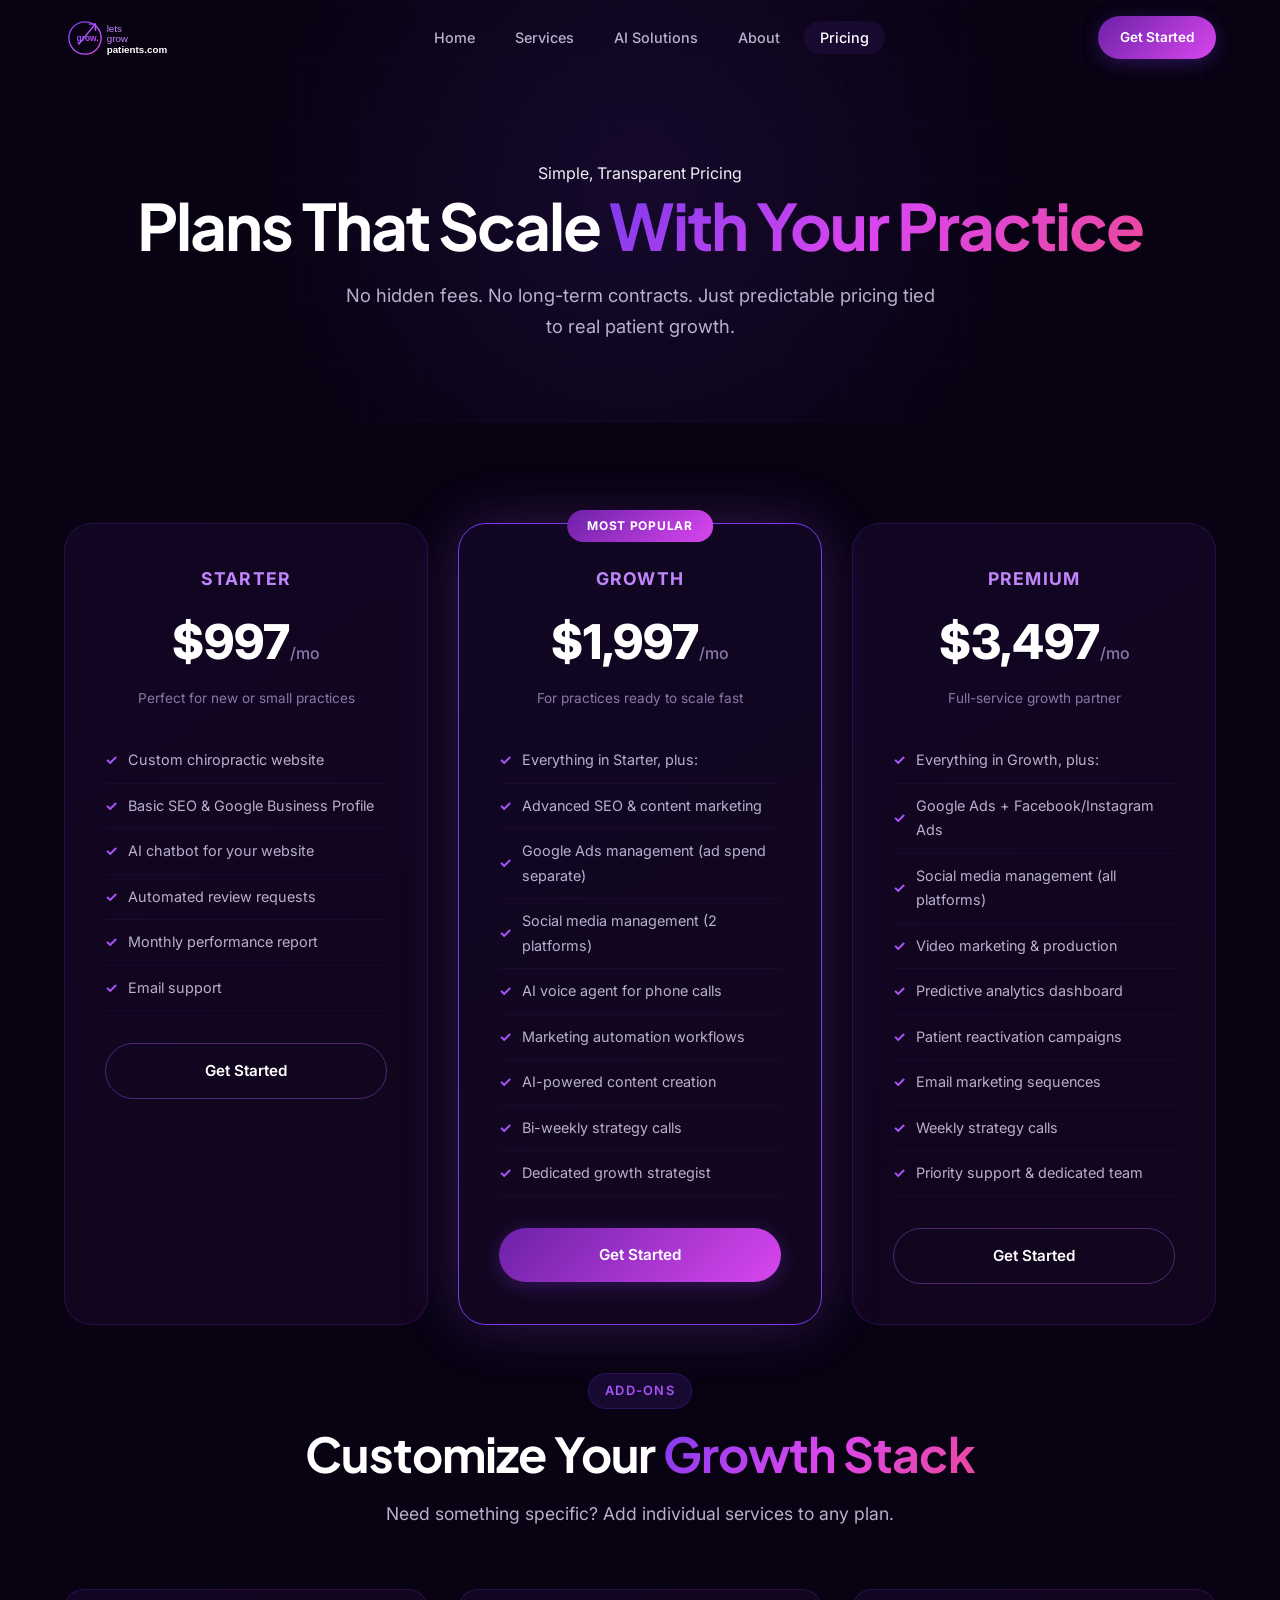
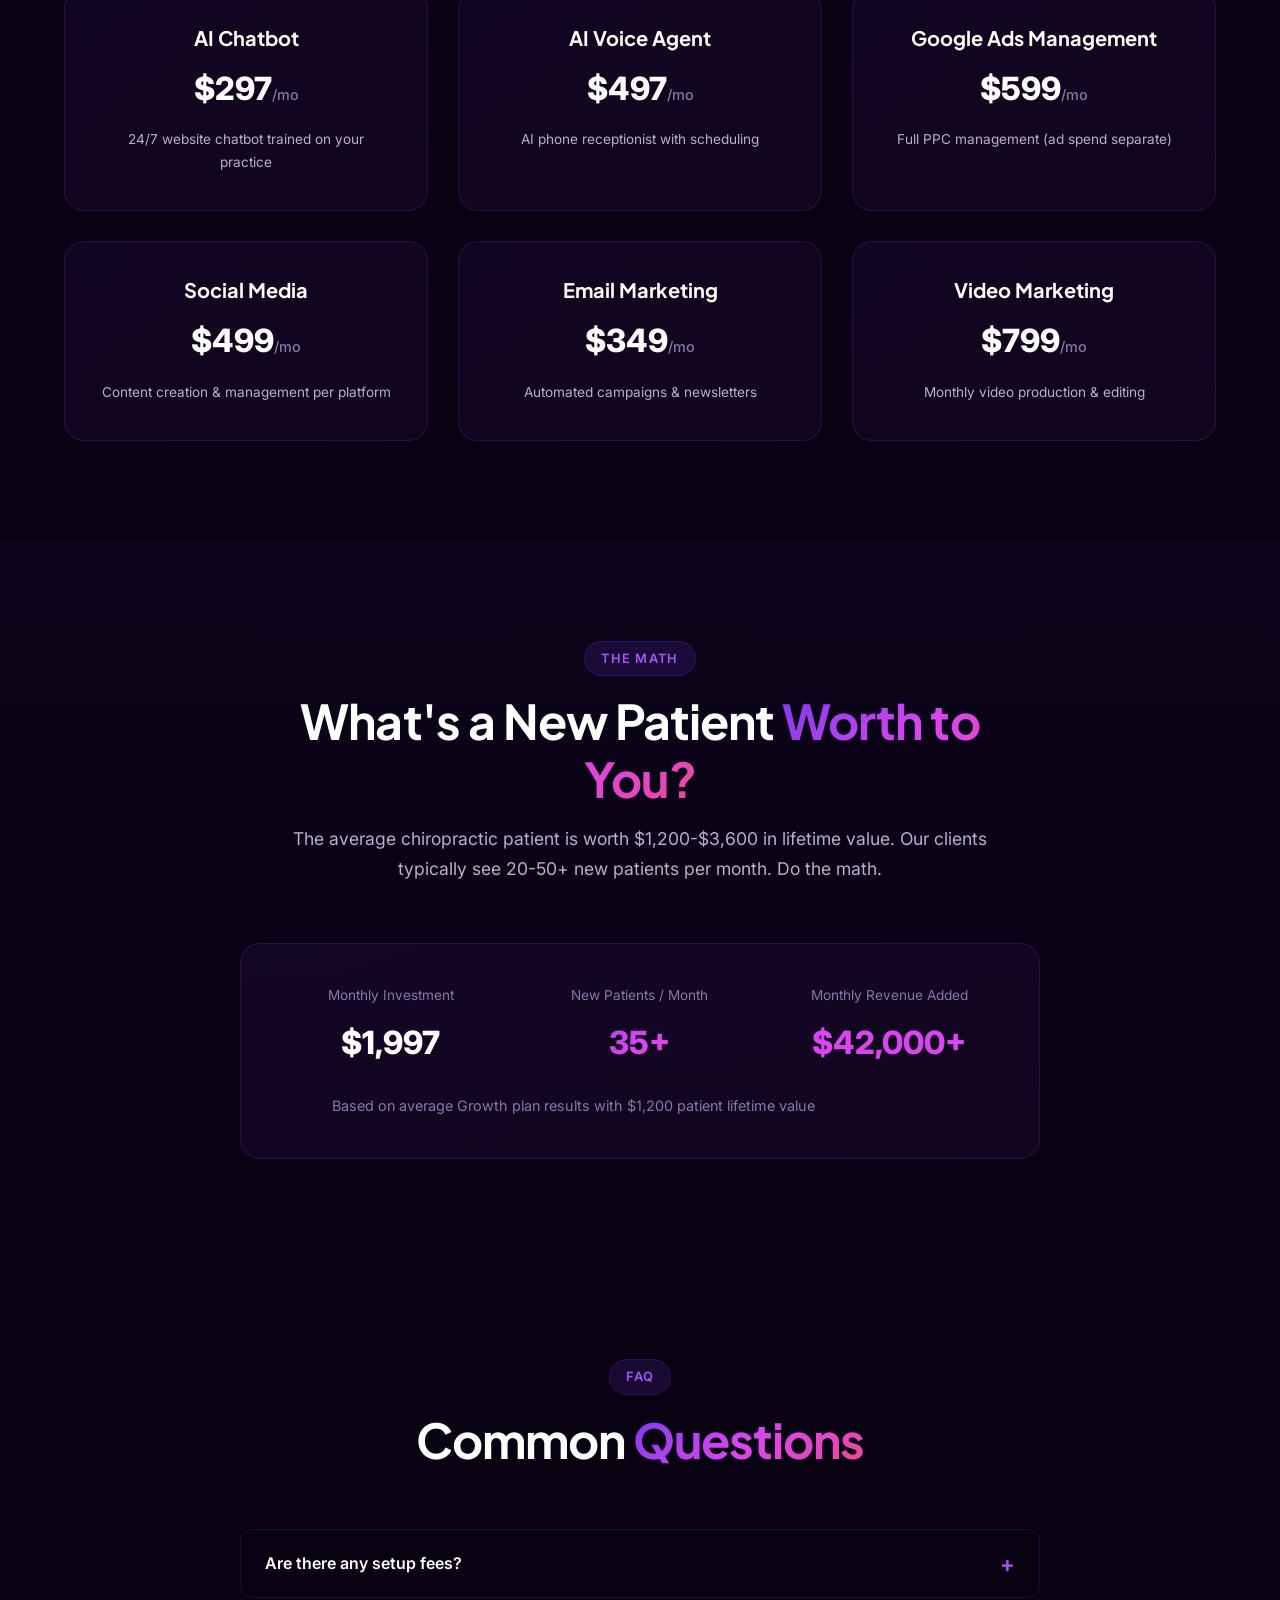
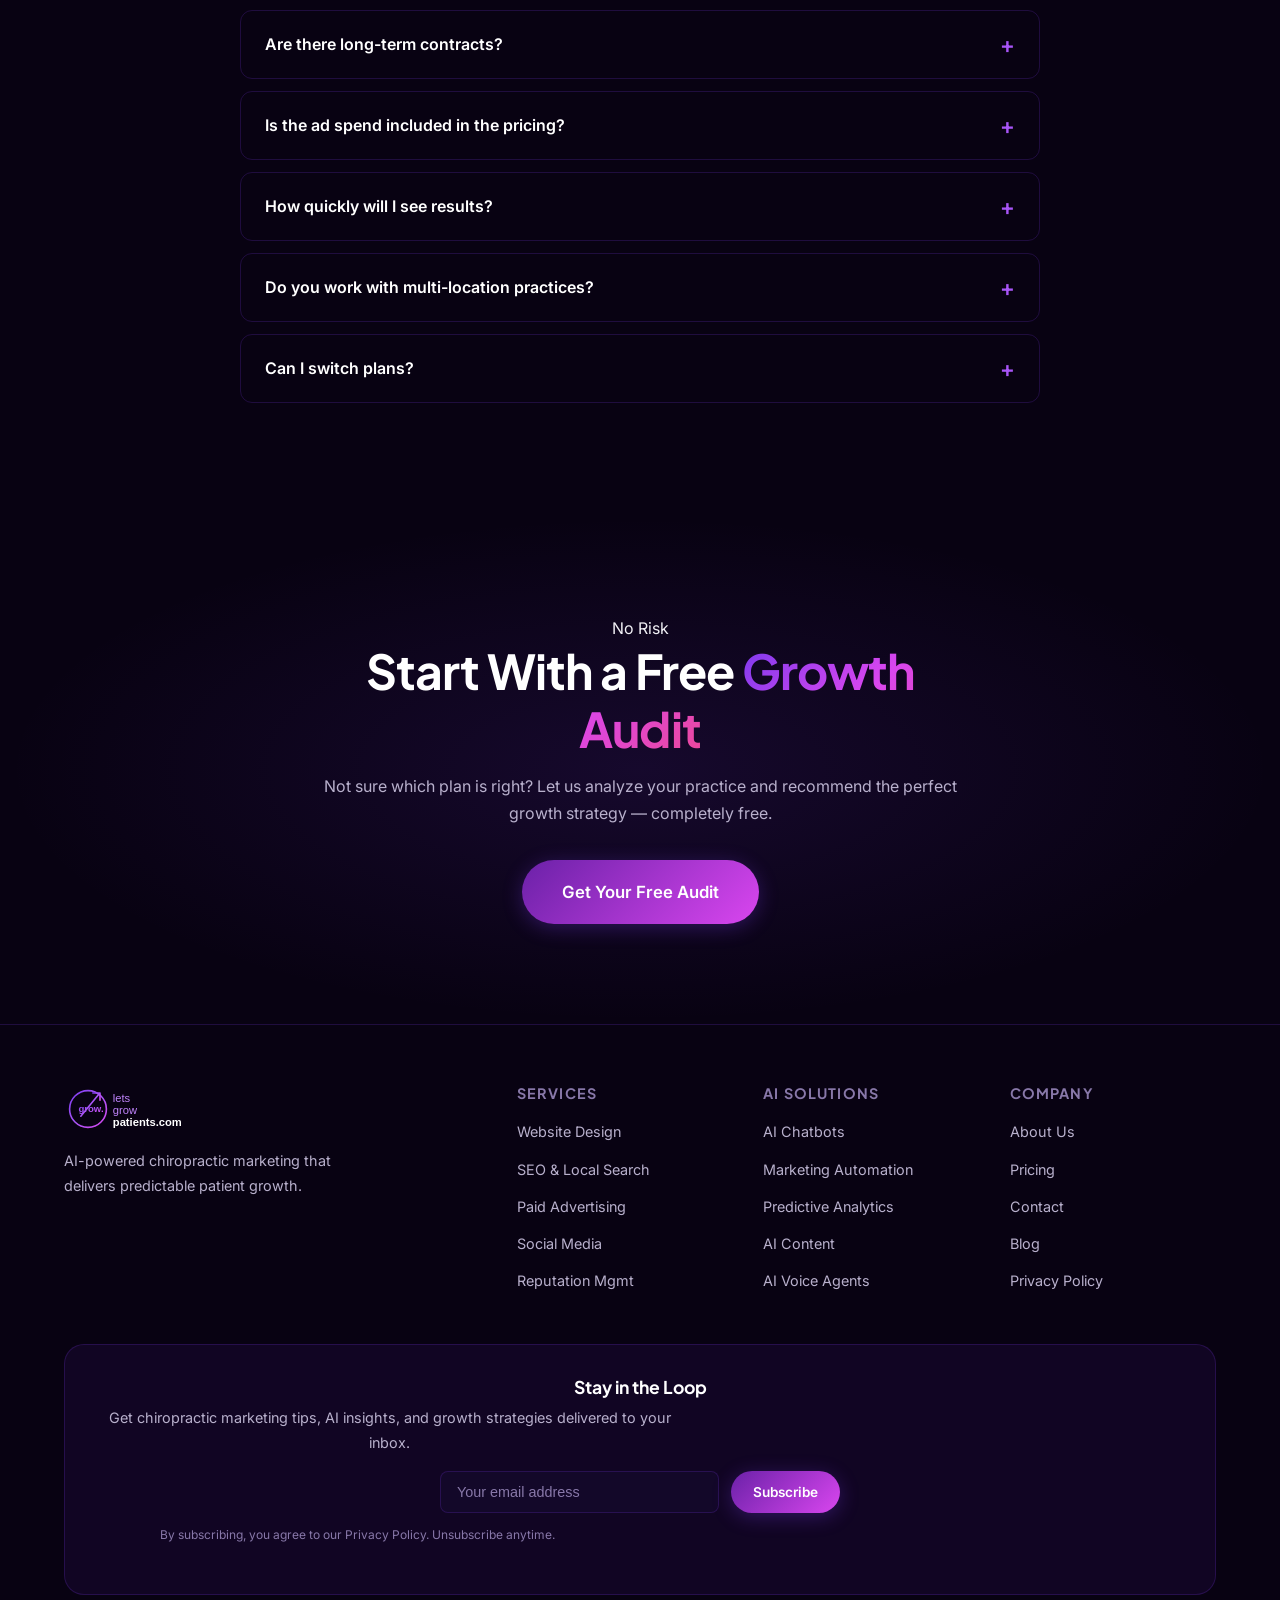
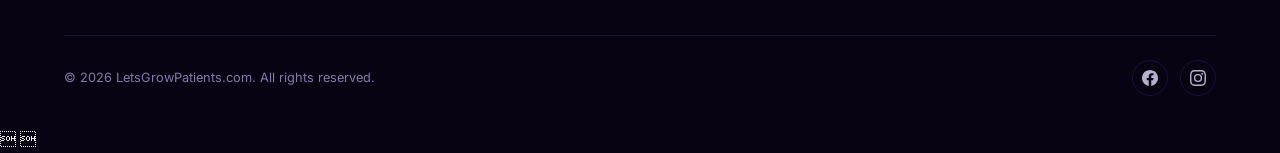
<file: pricing.html>
<!DOCTYPE html>
<html lang="en">
<head>
  <meta charset="UTF-8">
  <meta name="viewport" content="width=device-width, initial-scale=1.0">
  <title>Pricing — Plans for Every Practice | Lets Grow Patients</title>
<!-- Sentry error monitoring -->
<script src="https://js.sentry-cdn.com/81dce303019608110d281584a35b324b.min.js" crossorigin="anonymous"></script>
  <meta name="description" content="Transparent pricing for chiropractic marketing and AI solutions. Starter, Growth, and Premium plans designed to scale with your practice.">
  <link rel="icon" type="image/svg+xml" href="images/favicon.svg">
  <link rel="preconnect" href="https://fonts.googleapis.com">
  <link rel="preconnect" href="https://fonts.gstatic.com" crossorigin>
  <link href="https://fonts.googleapis.com/css2?family=Inter:wght@300;400;500;600;700;800&family=Plus+Jakarta+Sans:wght@400;500;600;700;800&display=swap" rel="stylesheet">
  <link rel="stylesheet" href="css/styles.css">
</head>
<body>

  <!-- NAV -->
  <nav class="navbar" id="navbar">
    <div class="nav-inner">
      <a href="index.html" class="nav-logo"><img src="images/logo.svg" alt="Lets Grow Patients"></a>
      <ul class="nav-links">
        <li><a href="index.html">Home</a></li>
        <li><a href="services.html">Services</a></li>
        <li><a href="ai-solutions.html">AI Solutions</a></li>
        <li><a href="about.html">About</a></li>
        <li><a href="pricing.html" class="active">Pricing</a></li>
      </ul>
      <div class="nav-cta">
        <a href="contact.html" class="btn btn-primary btn-sm">Get Started</a>
        <button class="hamburger" id="menuToggle" aria-label="Toggle menu"><span></span><span></span><span></span></button>
      </div>
    </div>
  </nav>
  <div class="mobile-nav" id="mobileNav">
    <button class="close-btn" id="menuClose">&times;</button>
    <a href="index.html">Home</a><a href="services.html">Services</a><a href="ai-solutions.html">AI Solutions</a><a href="about.html">About</a><a href="pricing.html">Pricing</a><a href="contact.html" class="btn btn-primary">Get Started</a>
  </div>

  <!-- PAGE HERO -->
  <section class="page-hero">
    <div class="bg-grid"></div>
    <div class="container">
      <span class="badge" style="position:relative;">Simple, Transparent Pricing</span>
      <h1>Plans That Scale <span class="gradient-text">With Your Practice</span></h1>
      <p>No hidden fees. No long-term contracts. Just predictable pricing tied to real patient growth.</p>
    </div>
  </section>

  <!-- PRICING CARDS -->
  <section class="section">
    <div class="container">
      <div class="grid-3">

        <!-- STARTER -->
        <div class="pricing-card">
          <div class="plan-name">Starter</div>
          <div class="price">$997<span>/mo</span></div>
          <div class="price-note">Perfect for new or small practices</div>
          <ul class="features-list">
            <li>Custom chiropractic website</li>
            <li>Basic SEO & Google Business Profile</li>
            <li>AI chatbot for your website</li>
            <li>Automated review requests</li>
            <li>Monthly performance report</li>
            <li>Email support</li>
          </ul>
          <a href="contact.html" class="btn btn-secondary">Get Started</a>
        </div>

        <!-- GROWTH (Featured) -->
        <div class="pricing-card featured">
          <div class="plan-name">Growth</div>
          <div class="price">$1,997<span>/mo</span></div>
          <div class="price-note">For practices ready to scale fast</div>
          <ul class="features-list">
            <li>Everything in Starter, plus:</li>
            <li>Advanced SEO & content marketing</li>
            <li>Google Ads management (ad spend separate)</li>
            <li>Social media management (2 platforms)</li>
            <li>AI voice agent for phone calls</li>
            <li>Marketing automation workflows</li>
            <li>AI-powered content creation</li>
            <li>Bi-weekly strategy calls</li>
            <li>Dedicated growth strategist</li>
          </ul>
          <a href="contact.html" class="btn btn-primary">Get Started</a>
        </div>

        <!-- PREMIUM -->
        <div class="pricing-card">
          <div class="plan-name">Premium</div>
          <div class="price">$3,497<span>/mo</span></div>
          <div class="price-note">Full-service growth partner</div>
          <ul class="features-list">
            <li>Everything in Growth, plus:</li>
            <li>Google Ads + Facebook/Instagram Ads</li>
            <li>Social media management (all platforms)</li>
            <li>Video marketing & production</li>
            <li>Predictive analytics dashboard</li>
            <li>Patient reactivation campaigns</li>
            <li>Email marketing sequences</li>
            <li>Weekly strategy calls</li>
            <li>Priority support & dedicated team</li>
          </ul>
          <a href="contact.html" class="btn btn-secondary">Get Started</a>
        </div>

      </div>

      <!-- Add-ons -->
      <div class="mt-48">
        <div class="section-header">
          <span class="badge">Add-Ons</span>
          <h2>Customize Your <span class="gradient-text">Growth Stack</span></h2>
          <p>Need something specific? Add individual services to any plan.</p>
        </div>
        <div class="grid-3">
          <div class="card" style="text-align:center;">
            <h4>AI Chatbot</h4>
            <p style="font-size:2rem;font-weight:800;color:var(--white);margin:12px 0;">$297<span style="font-size:0.9rem;color:var(--text-muted);font-weight:500;">/mo</span></p>
            <p style="font-size:0.85rem;">24/7 website chatbot trained on your practice</p>
          </div>
          <div class="card" style="text-align:center;">
            <h4>AI Voice Agent</h4>
            <p style="font-size:2rem;font-weight:800;color:var(--white);margin:12px 0;">$497<span style="font-size:0.9rem;color:var(--text-muted);font-weight:500;">/mo</span></p>
            <p style="font-size:0.85rem;">AI phone receptionist with scheduling</p>
          </div>
          <div class="card" style="text-align:center;">
            <h4>Google Ads Management</h4>
            <p style="font-size:2rem;font-weight:800;color:var(--white);margin:12px 0;">$599<span style="font-size:0.9rem;color:var(--text-muted);font-weight:500;">/mo</span></p>
            <p style="font-size:0.85rem;">Full PPC management (ad spend separate)</p>
          </div>
          <div class="card" style="text-align:center;">
            <h4>Social Media</h4>
            <p style="font-size:2rem;font-weight:800;color:var(--white);margin:12px 0;">$499<span style="font-size:0.9rem;color:var(--text-muted);font-weight:500;">/mo</span></p>
            <p style="font-size:0.85rem;">Content creation & management per platform</p>
          </div>
          <div class="card" style="text-align:center;">
            <h4>Email Marketing</h4>
            <p style="font-size:2rem;font-weight:800;color:var(--white);margin:12px 0;">$349<span style="font-size:0.9rem;color:var(--text-muted);font-weight:500;">/mo</span></p>
            <p style="font-size:0.85rem;">Automated campaigns & newsletters</p>
          </div>
          <div class="card" style="text-align:center;">
            <h4>Video Marketing</h4>
            <p style="font-size:2rem;font-weight:800;color:var(--white);margin:12px 0;">$799<span style="font-size:0.9rem;color:var(--text-muted);font-weight:500;">/mo</span></p>
            <p style="font-size:0.85rem;">Monthly video production & editing</p>
          </div>
        </div>
      </div>
    </div>
  </section>

  <!-- COMPARISON -->
  <section class="section" style="background: linear-gradient(180deg, rgba(124,58,237,0.04) 0%, transparent 100%);">
    <div class="container">
      <div class="section-header">
        <span class="badge">The Math</span>
        <h2>What's a New Patient <span class="gradient-text">Worth to You?</span></h2>
        <p>The average chiropractic patient is worth $1,200-$3,600 in lifetime value. Our clients typically see 20-50+ new patients per month. Do the math.</p>
      </div>

      <div class="max-w-800 mx-auto">
        <div class="card" style="padding:40px;">
          <div style="display:grid;grid-template-columns:1fr 1fr 1fr;gap:30px;text-align:center;">
            <div>
              <p style="font-size:0.85rem;color:var(--text-muted);margin-bottom:8px;">Monthly Investment</p>
              <p style="font-size:2rem;font-weight:800;color:var(--white);">$1,997</p>
            </div>
            <div>
              <p style="font-size:0.85rem;color:var(--text-muted);margin-bottom:8px;">New Patients / Month</p>
              <p style="font-size:2rem;font-weight:800;background:var(--gradient-brand);-webkit-background-clip:text;-webkit-text-fill-color:transparent;">35+</p>
            </div>
            <div>
              <p style="font-size:0.85rem;color:var(--text-muted);margin-bottom:8px;">Monthly Revenue Added</p>
              <p style="font-size:2rem;font-weight:800;color:var(--accent);">$42,000+</p>
            </div>
          </div>
          <p style="text-align:center;margin-top:24px;font-size:0.9rem;color:var(--text-muted);">Based on average Growth plan results with $1,200 patient lifetime value</p>
        </div>
      </div>
    </div>
  </section>

  <!-- FAQ -->
  <section class="section">
    <div class="container">
      <div class="section-header">
        <span class="badge">FAQ</span>
        <h2>Common <span class="gradient-text">Questions</span></h2>
      </div>
      <div class="max-w-800 mx-auto">
        <div class="faq-item">
          <button class="faq-question">Are there any setup fees? <span class="icon">+</span></button>
          <div class="faq-answer"><div class="faq-answer-inner">No setup fees on any plan. Your website design and initial campaign setup are included in your monthly investment. We believe in earning your business every month, not locking you in with upfront costs.</div></div>
        </div>
        <div class="faq-item">
          <button class="faq-question">Are there long-term contracts? <span class="icon">+</span></button>
          <div class="faq-answer"><div class="faq-answer-inner">No. All plans are month-to-month. We recommend giving any marketing strategy at least 90 days to show full results, but you're free to cancel anytime with 30 days notice. Our 97% retention rate speaks for itself.</div></div>
        </div>
        <div class="faq-item">
          <button class="faq-question">Is the ad spend included in the pricing? <span class="icon">+</span></button>
          <div class="faq-answer"><div class="faq-answer-inner">No, ad spend is separate from our management fees. We recommend a minimum of $1,000/month for Google Ads and $500/month for social media ads, but we'll work with your budget to maximize ROI. You pay the ad platforms directly, so you always control the spend.</div></div>
        </div>
        <div class="faq-item">
          <button class="faq-question">How quickly will I see results? <span class="icon">+</span></button>
          <div class="faq-answer"><div class="faq-answer-inner">Most practices see new patient inquiries within the first 2-4 weeks from paid advertising and AI tools. SEO results typically begin in 60-90 days with significant growth at 6 months. Our AI chatbot and voice agent start working the day they're deployed.</div></div>
        </div>
        <div class="faq-item">
          <button class="faq-question">Do you work with multi-location practices? <span class="icon">+</span></button>
          <div class="faq-answer"><div class="faq-answer-inner">Absolutely. We work with single practitioners and multi-location groups alike. For practices with 3+ locations, we offer custom enterprise pricing with volume discounts and centralized reporting. Contact us for a custom proposal.</div></div>
        </div>
        <div class="faq-item">
          <button class="faq-question">Can I switch plans? <span class="icon">+</span></button>
          <div class="faq-answer"><div class="faq-answer-inner">Yes, you can upgrade or downgrade your plan at any time. Most of our clients start with the Growth plan and add services as they see results. We'll always recommend what makes the most sense for your practice.</div></div>
        </div>
      </div>
    </div>
  </section>

  <!-- CTA -->
  <section class="cta-section">
    <div class="container">
      <div class="cta-content">
        <span class="badge">No Risk</span>
        <h2>Start With a Free <span class="gradient-text">Growth Audit</span></h2>
        <p>Not sure which plan is right? Let us analyze your practice and recommend the perfect growth strategy — completely free.</p>
        <a href="contact.html" class="btn btn-primary btn-lg">Get Your Free Audit</a>
      </div>
    </div>
  </section>

  <!-- FOOTER -->
  <footer class="footer">
    <div class="container">
      <div class="footer-grid">
        <div class="footer-brand">
          <a href="index.html" class="nav-logo"><img src="images/logo.svg" alt="Lets Grow Patients" style="height:48px;"></a>
          <p>AI-powered chiropractic marketing that delivers predictable patient growth.</p>
        </div>
        <div class="footer-col"><h4>Services</h4><ul><li><a href="services.html#websites">Website Design</a></li><li><a href="services.html#seo">SEO & Local Search</a></li><li><a href="services.html#ppc">Paid Advertising</a></li><li><a href="services.html#social">Social Media</a></li><li><a href="services.html#reputation">Reputation Mgmt</a></li></ul></div>
        <div class="footer-col"><h4>AI Solutions</h4><ul><li><a href="ai-solutions.html#chatbot">AI Chatbots</a></li><li><a href="ai-solutions.html#automation">Marketing Automation</a></li><li><a href="ai-solutions.html#analytics">Predictive Analytics</a></li><li><a href="ai-solutions.html#content">AI Content</a></li><li><a href="ai-solutions.html#voice">AI Voice Agents</a></li></ul></div>
        <div class="footer-col"><h4>Company</h4><ul><li><a href="about.html">About Us</a></li><li><a href="pricing.html">Pricing</a></li><li><a href="contact.html">Contact</a></li><li><a href="#">Blog</a></li><li><a href="privacy.html">Privacy Policy</a></li></ul></div>
      </div>
      <div class="footer-newsletter">
        <h4>Stay in the Loop</h4>
        <p>Get chiropractic marketing tips, AI insights, and growth strategies delivered to your inbox.</p>
        <form class="newsletter-form" id="newsletterForm">
          <input type="email" placeholder="Your email address" required>
          <button type="submit" class="btn btn-primary btn-sm">Subscribe</button>
        </form>
        <p style="font-size:0.75rem;color:var(--text-muted);margin-top:8px;">By subscribing, you agree to our Privacy Policy. Unsubscribe anytime.</p>
      </div>
      <div class="footer-bottom">
        <p>&copy; 2026 LetsGrowPatients.com. All rights reserved.</p>
        <div class="footer-socials">
          <a href="#" aria-label="Facebook"><svg width="16" height="16" viewBox="0 0 24 24" fill="currentColor"><path d="M24 12.073c0-6.627-5.373-12-12-12s-12 5.373-12 12c0 5.99 4.388 10.954 10.125 11.854v-8.385H7.078v-3.47h3.047V9.43c0-3.007 1.792-4.669 4.533-4.669 1.312 0 2.686.235 2.686.235v2.953H15.83c-1.491 0-1.956.925-1.956 1.874v2.25h3.328l-.532 3.47h-2.796v8.385C19.612 23.027 24 18.062 24 12.073z"/></svg></a>
          <a href="#" aria-label="Instagram"><svg width="16" height="16" viewBox="0 0 24 24" fill="currentColor"><path d="M12 2.163c3.204 0 3.584.012 4.85.07 3.252.148 4.771 1.691 4.919 4.919.058 1.265.069 1.645.069 4.849 0 3.205-.012 3.584-.069 4.849-.149 3.225-1.664 4.771-4.919 4.919-1.266.058-1.644.07-4.85.07-3.204 0-3.584-.012-4.849-.07-3.26-.149-4.771-1.699-4.919-4.92-.058-1.265-.07-1.644-.07-4.849 0-3.204.013-3.583.07-4.849.149-3.227 1.664-4.771 4.919-4.919 1.266-.057 1.645-.069 4.849-.069zM12 0C8.741 0 8.333.014 7.053.072 2.695.272.273 2.69.073 7.052.014 8.333 0 8.741 0 12c0 3.259.014 3.668.072 4.948.2 4.358 2.618 6.78 6.98 6.98C8.333 23.986 8.741 24 12 24c3.259 0 3.668-.014 4.948-.072 4.354-.2 6.782-2.618 6.979-6.98.059-1.28.073-1.689.073-4.948 0-3.259-.014-3.667-.072-4.947-.196-4.354-2.617-6.78-6.979-6.98C15.668.014 15.259 0 12 0zm0 5.838a6.162 6.162 0 100 12.324 6.162 6.162 0 000-12.324zM12 16a4 4 0 110-8 4 4 0 010 8zm6.406-11.845a1.44 1.44 0 100 2.881 1.44 1.44 0 000-2.881z"/></svg></a>
        </div>
      </div>
    </div>
  </footer>

  <script src="js/main.js"></script>
<!-- Cal.com Floating Booking Button -->
<script type="text/javascript">
(function (C, A, L) {
  let p = function (a, ar) { a.q.push(ar); };
  let d = C.document;
  C.Cal = C.Cal || function () {
    let cal = C.Cal; let ar = arguments;
    if (!cal.loaded) { cal.ns = {}; cal.q = cal.q || []; d.head.appendChild(d.createElement("script")).src = A; cal.loaded = true; }
    if (ar[0] === L) { const api = function () { p(api, arguments); }; const namespace = ar[1]; api.q = api.q || []; if (typeof namespace === "string") { cal.ns[namespace] = cal.ns[namespace] || api; p(cal.ns[namespace], ar); p(cal, ["initNamespace", namespace]); } else p(cal, ar); return; }
    p(cal, ar);
  };
})(window, "https://app.cal.com/embed/embed.js", "init");
Cal("init", { origin: "https://cal.com" });
Cal("floatingButton", { calLink: "letsgrowletsgo?metadata[source]=Lets Grow Patients Website", buttonText: "Book a Free Consult", buttonColor: "#7c3aed", buttonTextColor: "#ffffff", buttonPosition: "bottom-right" });
Cal("ui", { theme: "dark", styles: { branding: { brandColor: "#7c3aed" } } });
</script>

</body>

</html>
</file>
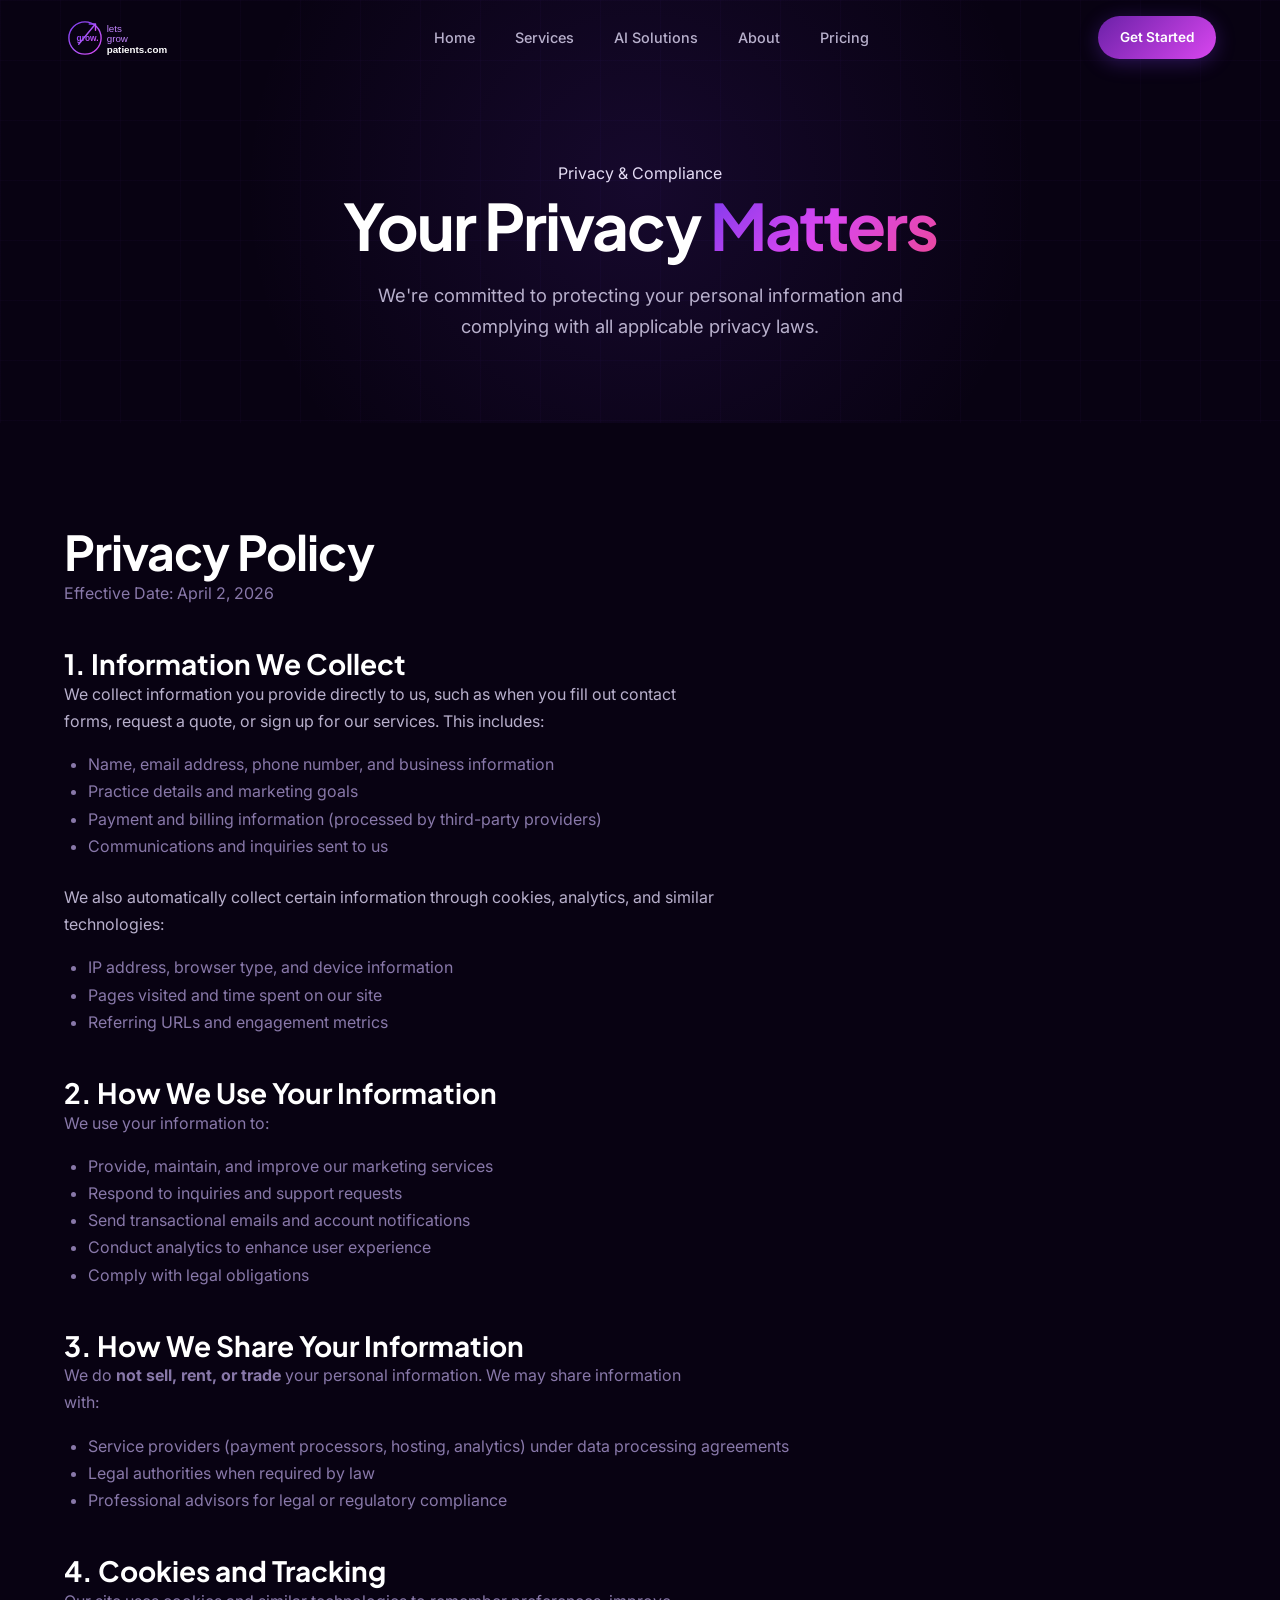
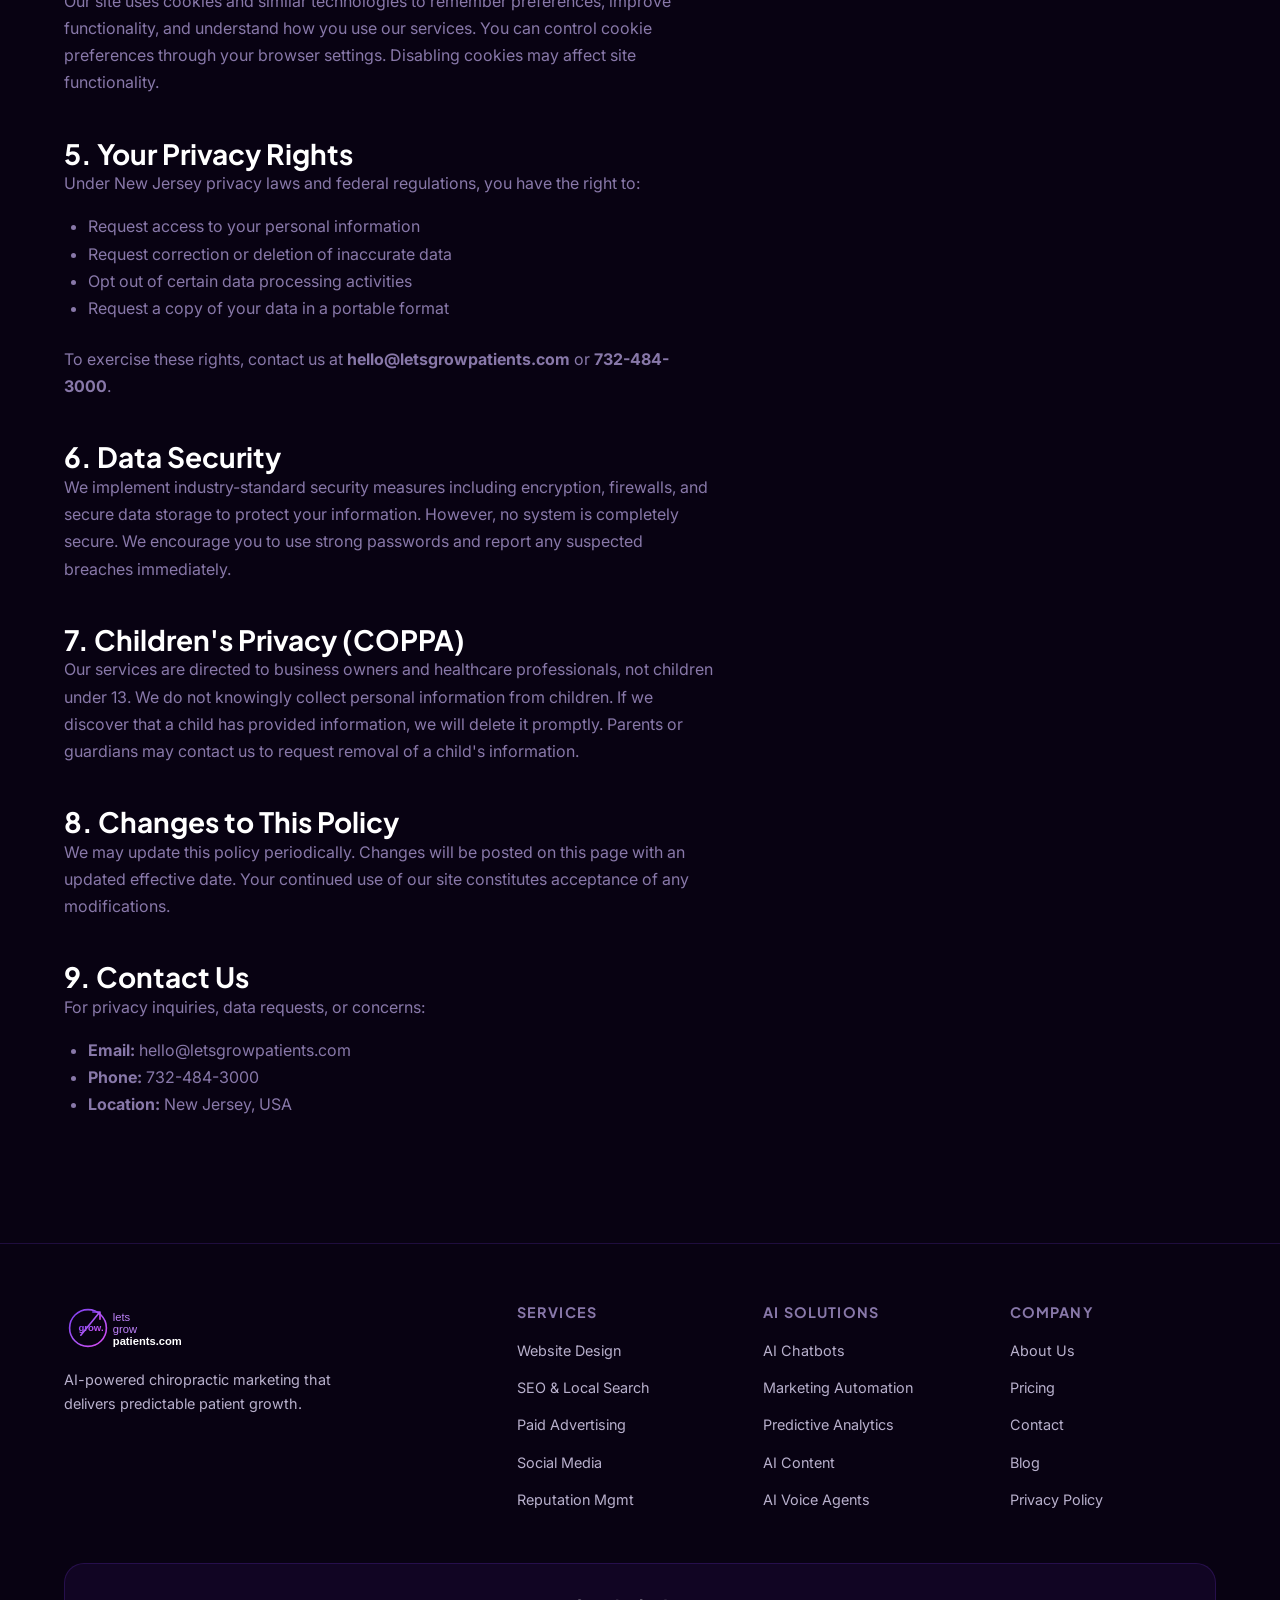
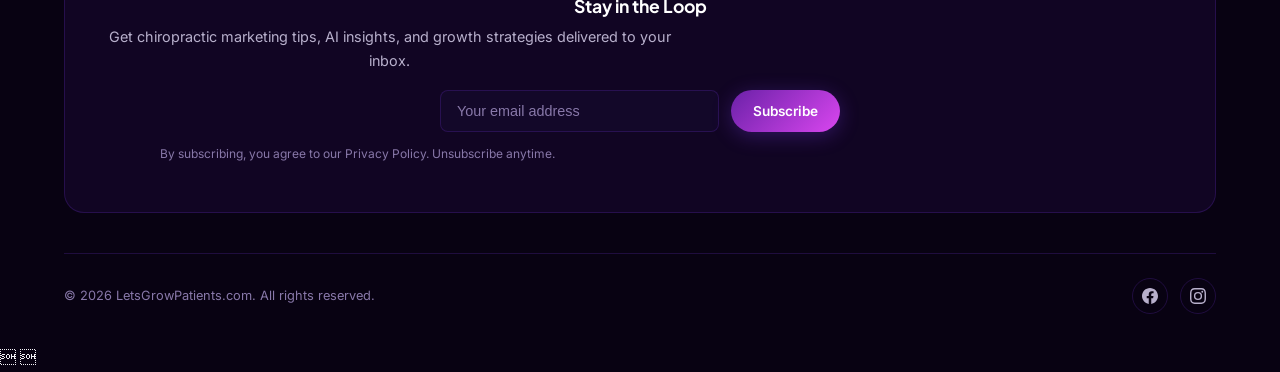
<file: privacy.html>
<!DOCTYPE html>
<html lang="en">
<head>
  <meta charset="UTF-8">
  <meta name="viewport" content="width=device-width, initial-scale=1.0">
  <title>Privacy Policy — Lets Grow Patients</title>
<!-- Sentry error monitoring -->
<script src="https://js.sentry-cdn.com/81dce303019608110d281584a35b324b.min.js" crossorigin="anonymous"></script>
  <meta name="description" content="Privacy Policy for Lets Grow Patients. We are committed to protecting your personal information and complying with COPPA, NJ privacy laws, and federal regulations.">
  <link rel="icon" type="image/svg+xml" href="images/favicon.svg">
  <link rel="preconnect" href="https://fonts.googleapis.com">
  <link rel="preconnect" href="https://fonts.gstatic.com" crossorigin>
  <link href="https://fonts.googleapis.com/css2?family=Inter:wght@300;400;500;600;700;800&family=Plus+Jakarta+Sans:wght@400;500;600;700;800&display=swap" rel="stylesheet">
  <link rel="stylesheet" href="css/styles.css">
</head>
<body>

  <!-- NAV -->
  <nav class="navbar" id="navbar">
    <div class="nav-inner">
      <a href="index.html" class="nav-logo"><img src="images/logo.svg" alt="Lets Grow Patients"></a>
      <ul class="nav-links">
        <li><a href="index.html">Home</a></li>
        <li><a href="services.html">Services</a></li>
        <li><a href="ai-solutions.html">AI Solutions</a></li>
        <li><a href="about.html">About</a></li>
        <li><a href="pricing.html">Pricing</a></li>
      </ul>
      <div class="nav-cta">
        <a href="contact.html" class="btn btn-primary btn-sm">Get Started</a>
        <button class="hamburger" id="menuToggle" aria-label="Toggle menu"><span></span><span></span><span></span></button>
      </div>
    </div>
  </nav>
  <div class="mobile-nav" id="mobileNav">
    <button class="close-btn" id="menuClose">&times;</button>
    <a href="index.html">Home</a><a href="services.html">Services</a><a href="ai-solutions.html">AI Solutions</a><a href="about.html">About</a><a href="pricing.html">Pricing</a><a href="contact.html" class="btn btn-primary">Get Started</a>
  </div>

  <!-- PAGE HERO -->
  <section class="page-hero">
    <div class="bg-grid"></div>
    <div class="container">
      <span class="badge">Privacy & Compliance</span>
      <h1>Your Privacy <span class="gradient-text">Matters</span></h1>
      <p>We're committed to protecting your personal information and complying with all applicable privacy laws.</p>
    </div>
  </section>

  <!-- CONTENT -->
  <section class="section">
    <div class="container">
      <div class="max-width-800">

        <h2>Privacy Policy</h2>
        <p style="color: var(--text-muted); margin-bottom: 32px;">Effective Date: April 2, 2026</p>

        <h3 style="margin-top: 40px;">1. Information We Collect</h3>
        <p>We collect information you provide directly to us, such as when you fill out contact forms, request a quote, or sign up for our services. This includes:</p>
        <ul style="margin: 16px 0 24px 24px; color: var(--text-muted);">
          <li>Name, email address, phone number, and business information</li>
          <li>Practice details and marketing goals</li>
          <li>Payment and billing information (processed by third-party providers)</li>
          <li>Communications and inquiries sent to us</li>
        </ul>
        <p>We also automatically collect certain information through cookies, analytics, and similar technologies:</p>
        <ul style="margin: 16px 0 24px 24px; color: var(--text-muted);">
          <li>IP address, browser type, and device information</li>
          <li>Pages visited and time spent on our site</li>
          <li>Referring URLs and engagement metrics</li>
        </ul>

        <h3 style="margin-top: 40px;">2. How We Use Your Information</h3>
        <p style="color: var(--text-muted);">We use your information to:</p>
        <ul style="margin: 16px 0 24px 24px; color: var(--text-muted);">
          <li>Provide, maintain, and improve our marketing services</li>
          <li>Respond to inquiries and support requests</li>
          <li>Send transactional emails and account notifications</li>
          <li>Conduct analytics to enhance user experience</li>
          <li>Comply with legal obligations</li>
        </ul>

        <h3 style="margin-top: 40px;">3. How We Share Your Information</h3>
        <p style="color: var(--text-muted);">We do <strong>not sell, rent, or trade</strong> your personal information. We may share information with:</p>
        <ul style="margin: 16px 0 24px 24px; color: var(--text-muted);">
          <li>Service providers (payment processors, hosting, analytics) under data processing agreements</li>
          <li>Legal authorities when required by law</li>
          <li>Professional advisors for legal or regulatory compliance</li>
        </ul>

        <h3 style="margin-top: 40px;">4. Cookies and Tracking</h3>
        <p style="color: var(--text-muted);">Our site uses cookies and similar technologies to remember preferences, improve functionality, and understand how you use our services. You can control cookie preferences through your browser settings. Disabling cookies may affect site functionality.</p>

        <h3 style="margin-top: 40px;">5. Your Privacy Rights</h3>
        <p style="color: var(--text-muted);">Under New Jersey privacy laws and federal regulations, you have the right to:</p>
        <ul style="margin: 16px 0 24px 24px; color: var(--text-muted);">
          <li>Request access to your personal information</li>
          <li>Request correction or deletion of inaccurate data</li>
          <li>Opt out of certain data processing activities</li>
          <li>Request a copy of your data in a portable format</li>
        </ul>
        <p style="color: var(--text-muted);">To exercise these rights, contact us at <strong>hello@letsgrowpatients.com</strong> or <strong>732-484-3000</strong>.</p>

        <h3 style="margin-top: 40px;">6. Data Security</h3>
        <p style="color: var(--text-muted);">We implement industry-standard security measures including encryption, firewalls, and secure data storage to protect your information. However, no system is completely secure. We encourage you to use strong passwords and report any suspected breaches immediately.</p>

        <h3 style="margin-top: 40px;">7. Children's Privacy (COPPA)</h3>
        <p style="color: var(--text-muted);">Our services are directed to business owners and healthcare professionals, not children under 13. We do not knowingly collect personal information from children. If we discover that a child has provided information, we will delete it promptly. Parents or guardians may contact us to request removal of a child's information.</p>

        <h3 style="margin-top: 40px;">8. Changes to This Policy</h3>
        <p style="color: var(--text-muted);">We may update this policy periodically. Changes will be posted on this page with an updated effective date. Your continued use of our site constitutes acceptance of any modifications.</p>

        <h3 style="margin-top: 40px;">9. Contact Us</h3>
        <p style="color: var(--text-muted);">For privacy inquiries, data requests, or concerns:</p>
        <ul style="margin: 16px 0 24px 24px; color: var(--text-muted);">
          <li><strong>Email:</strong> hello@letsgrowpatients.com</li>
          <li><strong>Phone:</strong> 732-484-3000</li>
          <li><strong>Location:</strong> New Jersey, USA</li>
        </ul>

      </div>
    </div>
  </section>

  <!-- FOOTER -->
  <footer class="footer">
    <div class="container">
      <div class="footer-grid">
        <div class="footer-brand">
          <a href="index.html" class="nav-logo"><img src="images/logo.svg" alt="Lets Grow Patients" style="height:48px;"></a>
          <p>AI-powered chiropractic marketing that delivers predictable patient growth.</p>
        </div>
        <div class="footer-col">
          <h4>Services</h4>
          <ul><li><a href="services.html#websites">Website Design</a></li><li><a href="services.html#seo">SEO & Local Search</a></li><li><a href="services.html#ppc">Paid Advertising</a></li><li><a href="services.html#social">Social Media</a></li><li><a href="services.html#reputation">Reputation Mgmt</a></li></ul>
        </div>
        <div class="footer-col">
          <h4>AI Solutions</h4>
          <ul><li><a href="ai-solutions.html#chatbot">AI Chatbots</a></li><li><a href="ai-solutions.html#automation">Marketing Automation</a></li><li><a href="ai-solutions.html#analytics">Predictive Analytics</a></li><li><a href="ai-solutions.html#content">AI Content</a></li><li><a href="ai-solutions.html#voice">AI Voice Agents</a></li></ul>
        </div>
        <div class="footer-col">
          <h4>Company</h4>
          <ul><li><a href="about.html">About Us</a></li><li><a href="pricing.html">Pricing</a></li><li><a href="contact.html">Contact</a></li><li><a href="#">Blog</a></li><li><a href="privacy.html">Privacy Policy</a></li></ul>
        </div>
      </div>
      <div class="footer-newsletter">
        <h4>Stay in the Loop</h4>
        <p>Get chiropractic marketing tips, AI insights, and growth strategies delivered to your inbox.</p>
        <form class="newsletter-form" id="newsletterForm">
          <input type="email" placeholder="Your email address" required>
          <button type="submit" class="btn btn-primary btn-sm">Subscribe</button>
        </form>
        <p style="font-size:0.75rem;color:var(--text-muted);margin-top:8px;">By subscribing, you agree to our Privacy Policy. Unsubscribe anytime.</p>
      </div>
      <div class="footer-bottom">
        <p>&copy; 2026 LetsGrowPatients.com. All rights reserved.</p>
        <div class="footer-socials">
          <a href="#" aria-label="Facebook"><svg width="16" height="16" viewBox="0 0 24 24" fill="currentColor"><path d="M24 12.073c0-6.627-5.373-12-12-12s-12 5.373-12 12c0 5.99 4.388 10.954 10.125 11.854v-8.385H7.078v-3.47h3.047V9.43c0-3.007 1.792-4.669 4.533-4.669 1.312 0 2.686.235 2.686.235v2.953H15.83c-1.491 0-1.956.925-1.956 1.874v2.25h3.328l-.532 3.47h-2.796v8.385C19.612 23.027 24 18.062 24 12.073z"/></svg></a>
          <a href="#" aria-label="Instagram"><svg width="16" height="16" viewBox="0 0 24 24" fill="currentColor"><path d="M12 2.163c3.204 0 3.584.012 4.85.07 3.252.148 4.771 1.691 4.919 4.919.058 1.265.069 1.645.069 4.849 0 3.205-.012 3.584-.069 4.849-.149 3.225-1.664 4.771-4.919 4.919-1.266.058-1.644.07-4.85.07-3.204 0-3.584-.012-4.849-.07-3.26-.149-4.771-1.699-4.919-4.92-.058-1.265-.07-1.644-.07-4.849 0-3.204.013-3.583.07-4.849.149-3.227 1.664-4.771 4.919-4.919 1.266-.057 1.645-.069 4.849-.069zM12 0C8.741 0 8.333.014 7.053.072 2.695.272.273 2.69.073 7.052.014 8.333 0 8.741 0 12c0 3.259.014 3.668.072 4.948.2 4.358 2.618 6.78 6.98 6.98C8.333 23.986 8.741 24 12 24c3.259 0 3.668-.014 4.948-.072 4.354-.2 6.782-2.618 6.979-6.98.059-1.28.073-1.689.073-4.948 0-3.259-.014-3.667-.072-4.947-.196-4.354-2.617-6.78-6.979-6.98C15.668.014 15.259 0 12 0zm0 5.838a6.162 6.162 0 100 12.324 6.162 6.162 0 000-12.324zM12 16a4 4 0 110-8 4 4 0 010 8zm6.406-11.845a1.44 1.44 0 100 2.881 1.44 1.44 0 000-2.881z"/></svg></a>
        </div>
      </div>
    </div>
  </footer>

  <script src="js/main.js"></script>
<!-- Cal.com Floating Booking Button -->
<script type="text/javascript">
(function (C, A, L) {
  let p = function (a, ar) { a.q.push(ar); };
  let d = C.document;
  C.Cal = C.Cal || function () {
    let cal = C.Cal; let ar = arguments;
    if (!cal.loaded) { cal.ns = {}; cal.q = cal.q || []; d.head.appendChild(d.createElement("script")).src = A; cal.loaded = true; }
    if (ar[0] === L) { const api = function () { p(api, arguments); }; const namespace = ar[1]; api.q = api.q || []; if (typeof namespace === "string") { cal.ns[namespace] = cal.ns[namespace] || api; p(cal.ns[namespace], ar); p(cal, ["initNamespace", namespace]); } else p(cal, ar); return; }
    p(cal, ar);
  };
})(window, "https://app.cal.com/embed/embed.js", "init");
Cal("init", { origin: "https://cal.com" });
Cal("floatingButton", { calLink: "letsgrowletsgo?metadata[source]=Lets Grow Patients Website", buttonText: "Book a Free Consult", buttonColor: "#7c3aed", buttonTextColor: "#ffffff", buttonPosition: "bottom-right" });
Cal("ui", { theme: "dark", styles: { branding: { brandColor: "#7c3aed" } } });
</script>

</body>

</html>
</file>
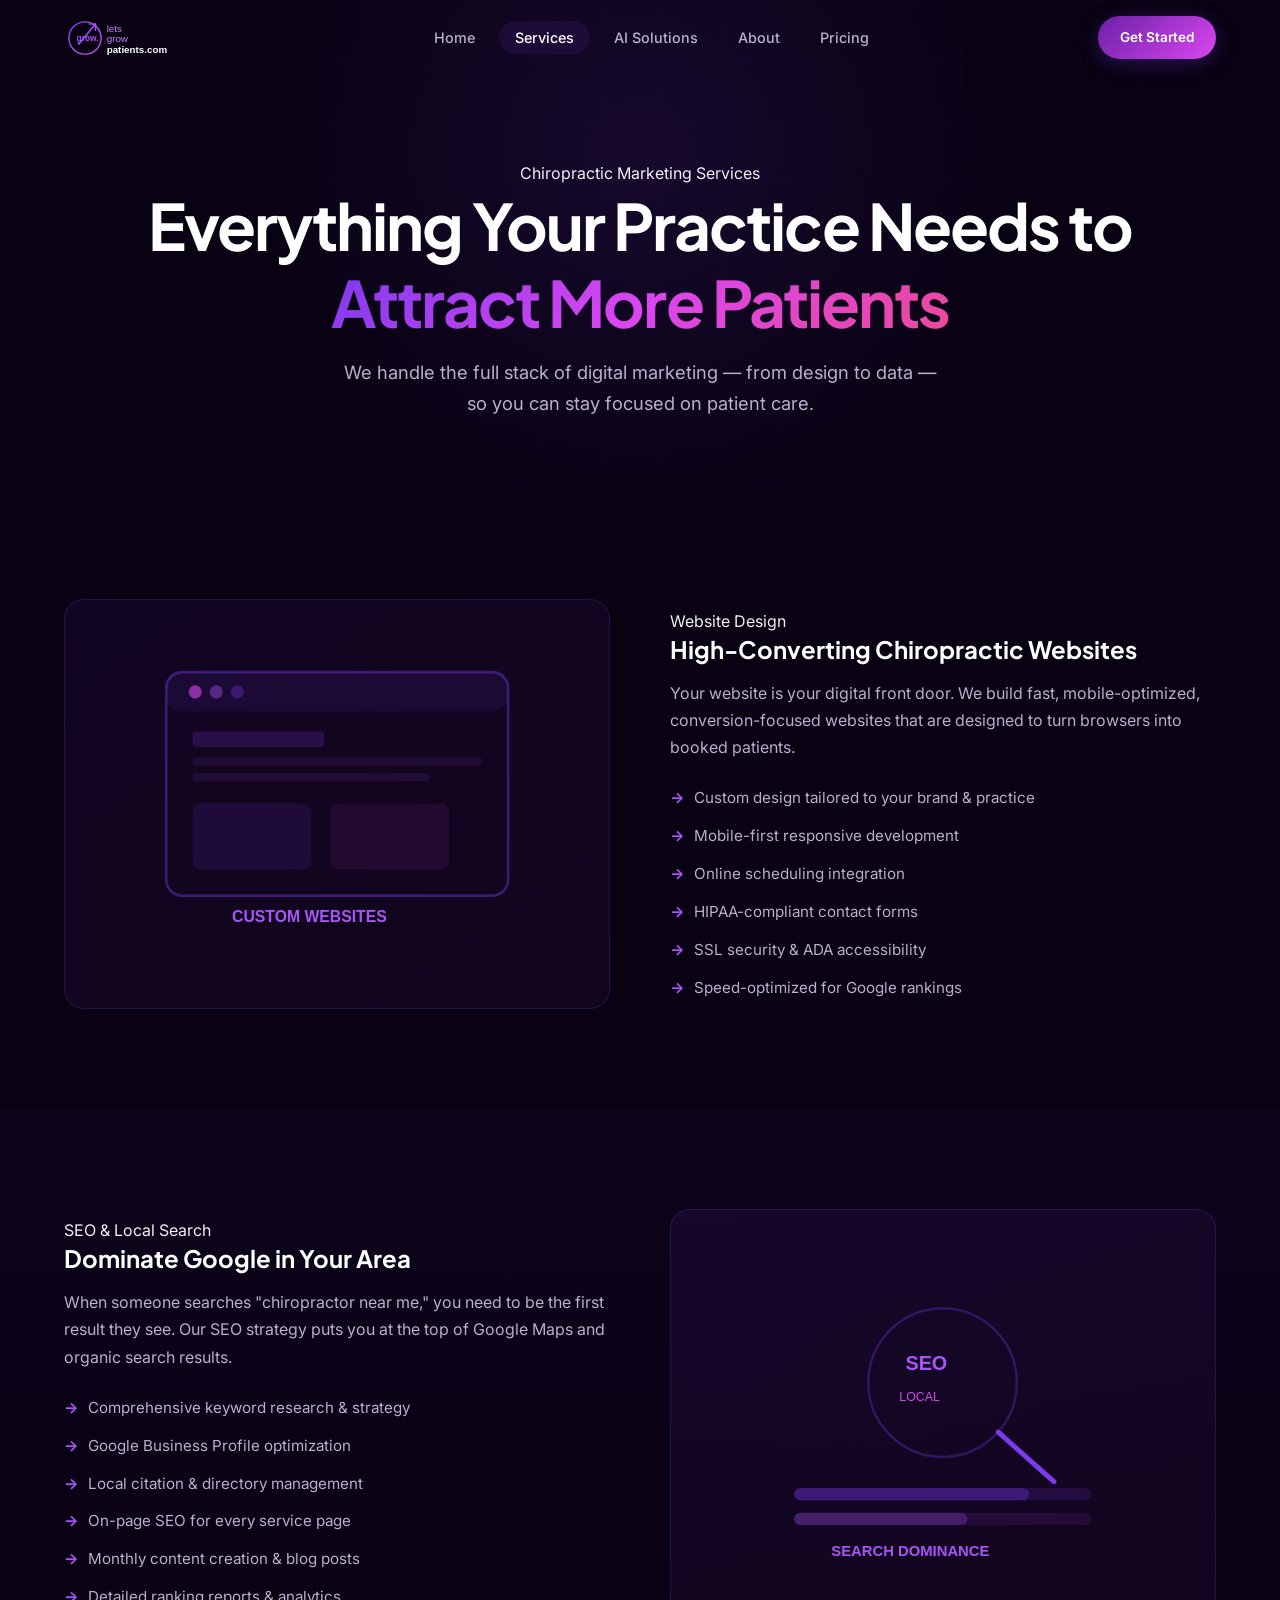
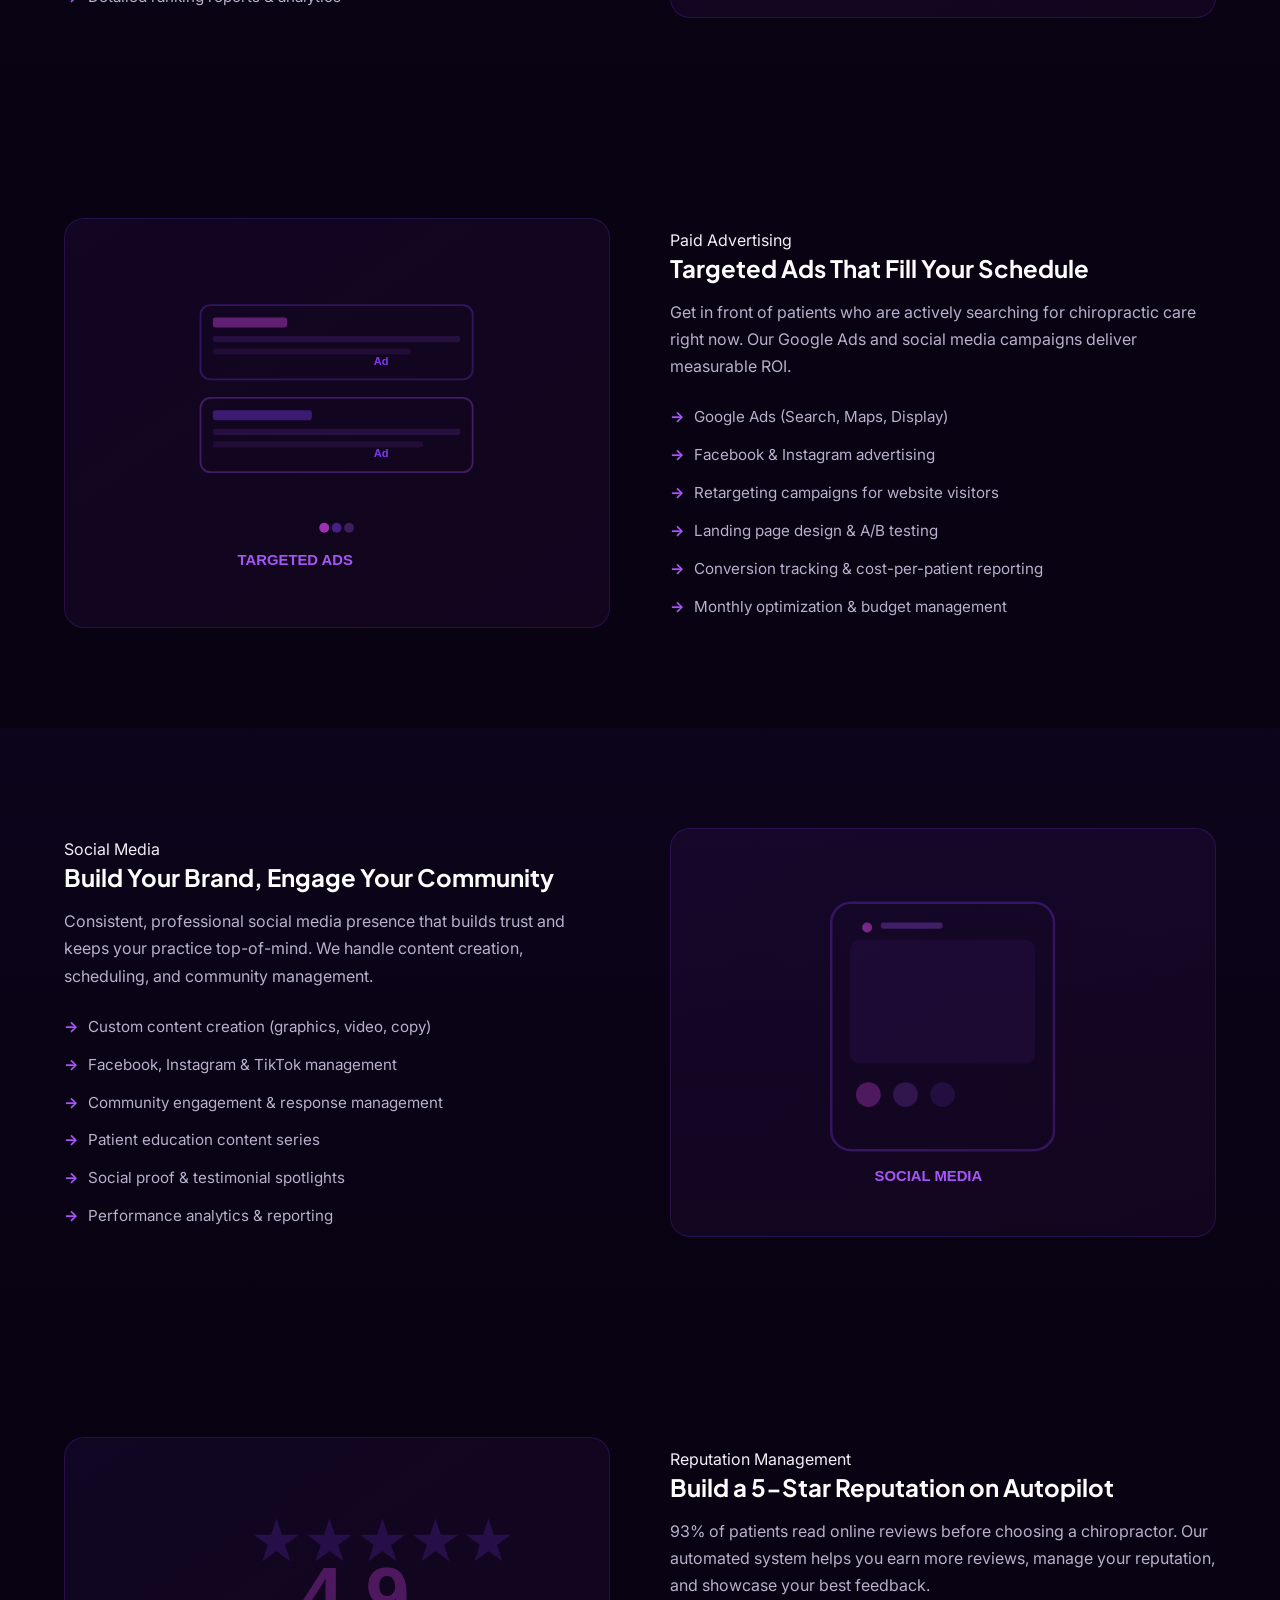
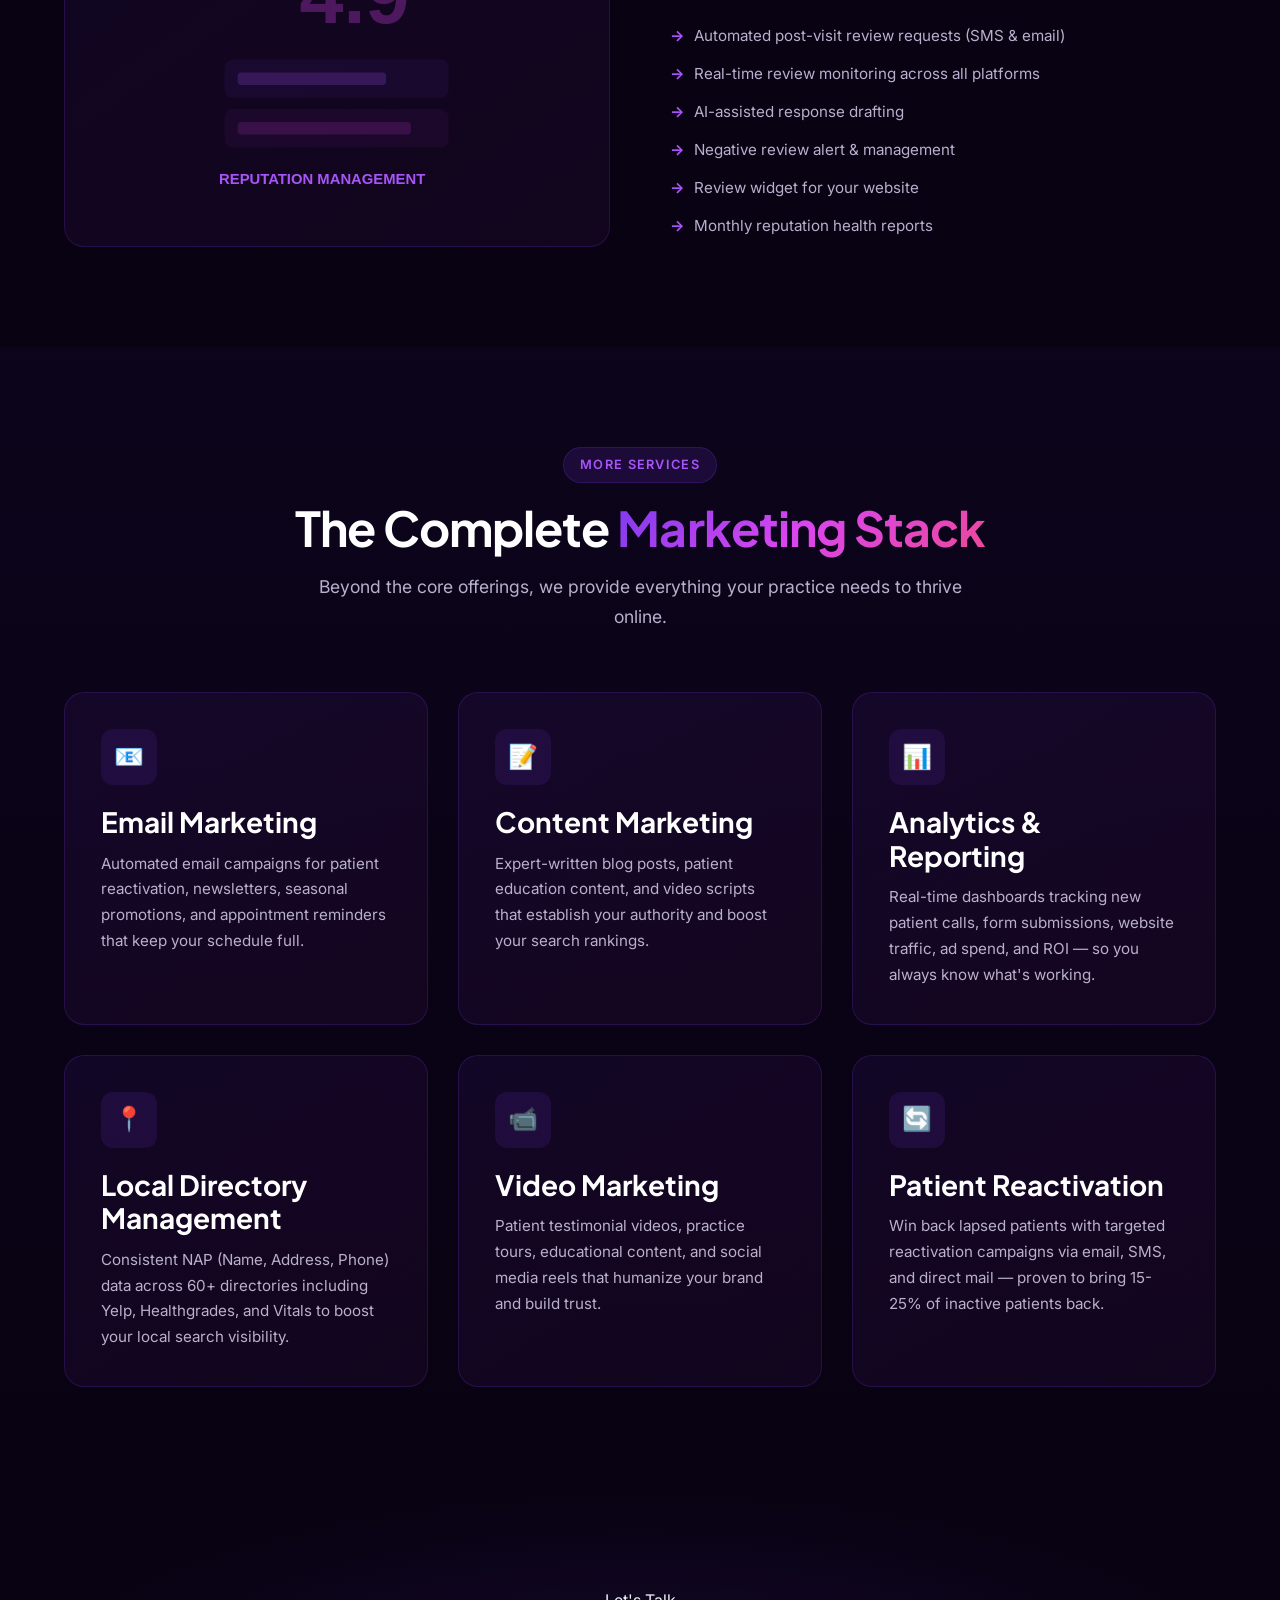
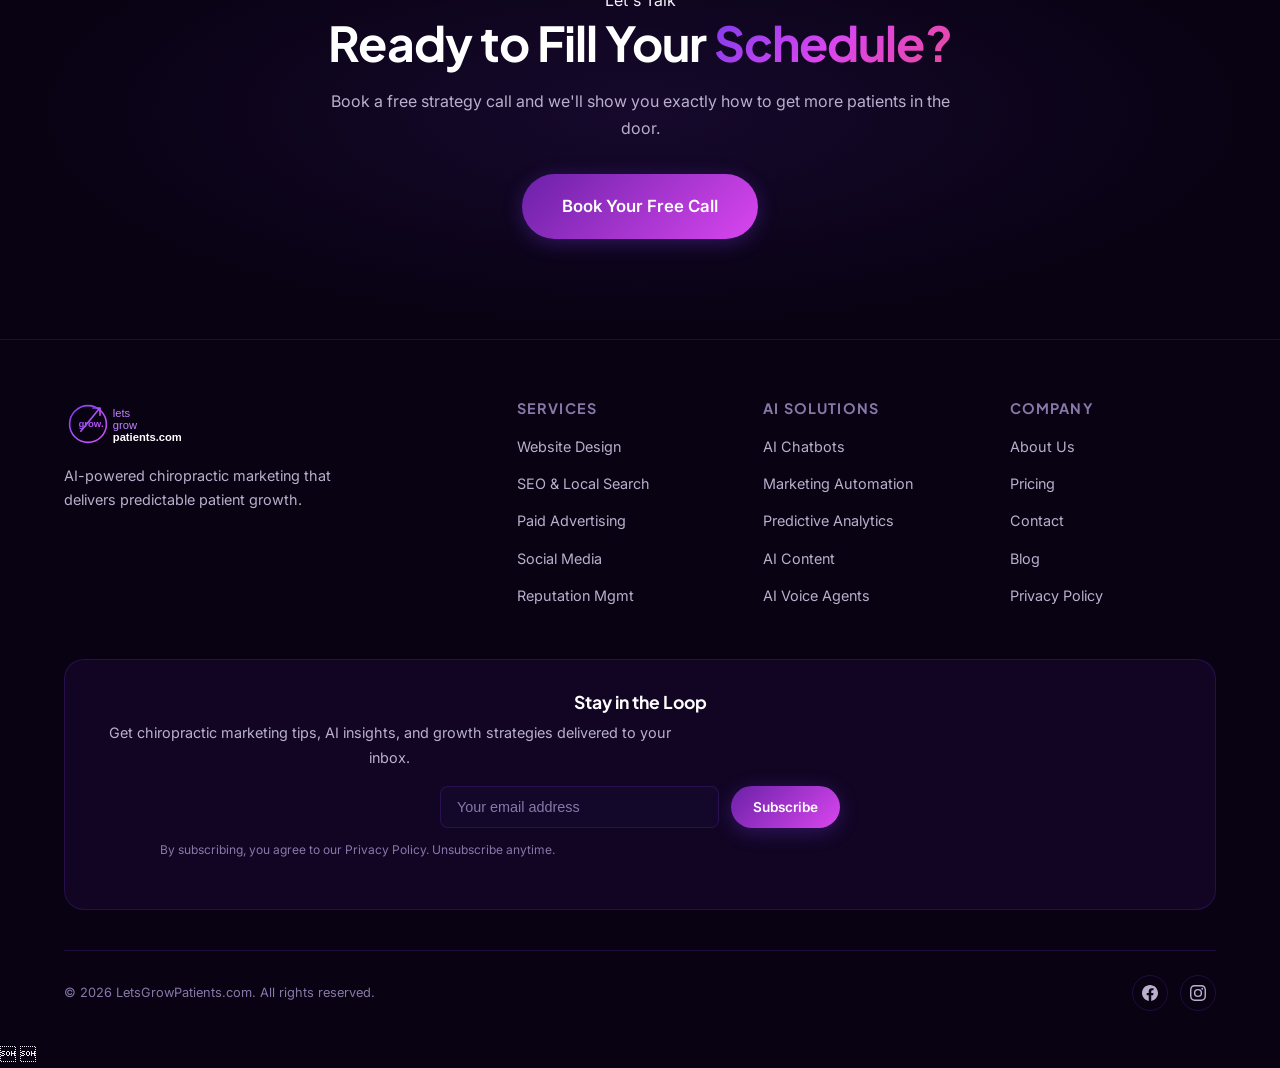
<file: services.html>
<!DOCTYPE html>
<html lang="en">
<head>
  <meta charset="UTF-8">
  <meta name="viewport" content="width=device-width, initial-scale=1.0">
  <title>Services — Chiropractic Marketing | Lets Grow Patients</title>
<!-- Sentry error monitoring -->
<script src="https://js.sentry-cdn.com/81dce303019608110d281584a35b324b.min.js" crossorigin="anonymous"></script>
  <meta name="description" content="Full-service chiropractic marketing: website design, SEO, Google Ads, social media, reputation management, and AI-powered patient acquisition.">
  <link rel="icon" type="image/svg+xml" href="images/favicon.svg">
  <link rel="preconnect" href="https://fonts.googleapis.com">
  <link rel="preconnect" href="https://fonts.gstatic.com" crossorigin>
  <link href="https://fonts.googleapis.com/css2?family=Inter:wght@300;400;500;600;700;800&family=Plus+Jakarta+Sans:wght@400;500;600;700;800&display=swap" rel="stylesheet">
  <link rel="stylesheet" href="css/styles.css">
</head>
<body>

  <!-- NAV -->
  <nav class="navbar" id="navbar">
    <div class="nav-inner">
      <a href="index.html" class="nav-logo"><img src="images/logo.svg" alt="Lets Grow Patients"></a>
      <ul class="nav-links">
        <li><a href="index.html">Home</a></li>
        <li><a href="services.html" class="active">Services</a></li>
        <li><a href="ai-solutions.html">AI Solutions</a></li>
        <li><a href="about.html">About</a></li>
        <li><a href="pricing.html">Pricing</a></li>
      </ul>
      <div class="nav-cta">
        <a href="contact.html" class="btn btn-primary btn-sm">Get Started</a>
        <button class="hamburger" id="menuToggle" aria-label="Toggle menu"><span></span><span></span><span></span></button>
      </div>
    </div>
  </nav>
  <div class="mobile-nav" id="mobileNav">
    <button class="close-btn" id="menuClose">&times;</button>
    <a href="index.html">Home</a><a href="services.html">Services</a><a href="ai-solutions.html">AI Solutions</a><a href="about.html">About</a><a href="pricing.html">Pricing</a><a href="contact.html" class="btn btn-primary">Get Started</a>
  </div>

  <!-- PAGE HERO -->
  <section class="page-hero">
    <div class="bg-grid"></div>
    <div class="container">
      <span class="badge" style="position:relative;">Chiropractic Marketing Services</span>
      <h1>Everything Your Practice Needs to <span class="gradient-text">Attract More Patients</span></h1>
      <p>We handle the full stack of digital marketing — from design to data — so you can stay focused on patient care.</p>
    </div>
  </section>

  <!-- WEBSITE DESIGN -->
  <section class="section" id="websites">
    <div class="container">
      <div class="feature-split">
        <div class="feature-image">
          <svg viewBox="0 0 300 220" fill="none" xmlns="http://www.w3.org/2000/svg" width="85%">
            <rect x="20" y="10" width="260" height="170" rx="12" stroke="#7c3aed" stroke-width="2" fill="none" opacity="0.4"/>
            <rect x="20" y="10" width="260" height="30" rx="12" fill="#7c3aed" opacity="0.1"/>
            <circle cx="42" cy="25" r="5" fill="#d946ef" opacity="0.6"/>
            <circle cx="58" cy="25" r="5" fill="#a855f7" opacity="0.4"/>
            <circle cx="74" cy="25" r="5" fill="#7c3aed" opacity="0.3"/>
            <rect x="40" y="55" width="100" height="12" rx="3" fill="#7c3aed" opacity="0.2"/>
            <rect x="40" y="75" width="220" height="6" rx="2" fill="#a855f7" opacity="0.1"/>
            <rect x="40" y="87" width="180" height="6" rx="2" fill="#a855f7" opacity="0.1"/>
            <rect x="40" y="110" width="90" height="50" rx="6" fill="#7c3aed" opacity="0.12"/>
            <rect x="145" y="110" width="90" height="50" rx="6" fill="#d946ef" opacity="0.08"/>
            <text x="70" y="200" font-family="sans-serif" font-size="12" fill="#a855f7" font-weight="600">CUSTOM WEBSITES</text>
          </svg>
        </div>
        <div class="feature-text">
          <span class="badge">Website Design</span>
          <h3>High-Converting Chiropractic Websites</h3>
          <p>Your website is your digital front door. We build fast, mobile-optimized, conversion-focused websites that are designed to turn browsers into booked patients.</p>
          <ul class="feature-list">
            <li>Custom design tailored to your brand & practice</li>
            <li>Mobile-first responsive development</li>
            <li>Online scheduling integration</li>
            <li>HIPAA-compliant contact forms</li>
            <li>SSL security & ADA accessibility</li>
            <li>Speed-optimized for Google rankings</li>
          </ul>
        </div>
      </div>
    </div>
  </section>

  <!-- SEO -->
  <section class="section" style="background: linear-gradient(180deg, rgba(124,58,237,0.04) 0%, transparent 100%);" id="seo">
    <div class="container">
      <div class="feature-split reverse">
        <div class="feature-image">
          <svg viewBox="0 0 300 250" fill="none" xmlns="http://www.w3.org/2000/svg" width="80%">
            <circle cx="150" cy="100" r="60" stroke="#7c3aed" stroke-width="2" fill="none" opacity="0.3"/>
            <line x1="195" y1="140" x2="240" y2="180" stroke="#7c3aed" stroke-width="4" stroke-linecap="round"/>
            <text x="120" y="90" font-family="sans-serif" font-size="16" fill="#a855f7" font-weight="700">SEO</text>
            <text x="115" y="115" font-family="sans-serif" font-size="10" fill="#d946ef">LOCAL</text>
            <rect x="30" y="185" width="240" height="10" rx="5" fill="#7c3aed" opacity="0.15"/>
            <rect x="30" y="185" width="190" height="10" rx="5" fill="#7c3aed" opacity="0.3"/>
            <rect x="30" y="205" width="240" height="10" rx="5" fill="#a855f7" opacity="0.1"/>
            <rect x="30" y="205" width="140" height="10" rx="5" fill="#a855f7" opacity="0.25"/>
            <text x="60" y="240" font-family="sans-serif" font-size="12" fill="#a855f7" font-weight="600">SEARCH DOMINANCE</text>
          </svg>
        </div>
        <div class="feature-text">
          <span class="badge">SEO & Local Search</span>
          <h3>Dominate Google in Your Area</h3>
          <p>When someone searches "chiropractor near me," you need to be the first result they see. Our SEO strategy puts you at the top of Google Maps and organic search results.</p>
          <ul class="feature-list">
            <li>Comprehensive keyword research & strategy</li>
            <li>Google Business Profile optimization</li>
            <li>Local citation & directory management</li>
            <li>On-page SEO for every service page</li>
            <li>Monthly content creation & blog posts</li>
            <li>Detailed ranking reports & analytics</li>
          </ul>
        </div>
      </div>
    </div>
  </section>

  <!-- PPC -->
  <section class="section" id="ppc">
    <div class="container">
      <div class="feature-split">
        <div class="feature-image">
          <svg viewBox="0 0 300 250" fill="none" xmlns="http://www.w3.org/2000/svg" width="80%">
            <rect x="40" y="30" width="220" height="60" rx="8" stroke="#7c3aed" stroke-width="1.5" fill="none" opacity="0.3"/>
            <rect x="50" y="40" width="60" height="8" rx="2" fill="#d946ef" opacity="0.4"/>
            <rect x="50" y="55" width="200" height="5" rx="2" fill="#a855f7" opacity="0.15"/>
            <rect x="50" y="65" width="160" height="5" rx="2" fill="#a855f7" opacity="0.1"/>
            <text x="180" y="78" font-family="sans-serif" font-size="9" fill="#7c3aed" font-weight="600">Ad</text>
            <rect x="40" y="105" width="220" height="60" rx="8" stroke="#a855f7" stroke-width="1.5" fill="none" opacity="0.3"/>
            <rect x="50" y="115" width="80" height="8" rx="2" fill="#7c3aed" opacity="0.4"/>
            <rect x="50" y="130" width="200" height="5" rx="2" fill="#a855f7" opacity="0.15"/>
            <rect x="50" y="140" width="170" height="5" rx="2" fill="#a855f7" opacity="0.1"/>
            <text x="180" y="153" font-family="sans-serif" font-size="9" fill="#7c3aed" font-weight="600">Ad</text>
            <circle cx="150" cy="210" r="4" fill="#7c3aed" opacity="0.5"/>
            <circle cx="140" cy="210" r="4" fill="#d946ef" opacity="0.7"/>
            <circle cx="160" cy="210" r="4" fill="#a855f7" opacity="0.3"/>
            <text x="70" y="240" font-family="sans-serif" font-size="12" fill="#a855f7" font-weight="600">TARGETED ADS</text>
          </svg>
        </div>
        <div class="feature-text">
          <span class="badge">Paid Advertising</span>
          <h3>Targeted Ads That Fill Your Schedule</h3>
          <p>Get in front of patients who are actively searching for chiropractic care right now. Our Google Ads and social media campaigns deliver measurable ROI.</p>
          <ul class="feature-list">
            <li>Google Ads (Search, Maps, Display)</li>
            <li>Facebook & Instagram advertising</li>
            <li>Retargeting campaigns for website visitors</li>
            <li>Landing page design & A/B testing</li>
            <li>Conversion tracking & cost-per-patient reporting</li>
            <li>Monthly optimization & budget management</li>
          </ul>
        </div>
      </div>
    </div>
  </section>

  <!-- SOCIAL MEDIA -->
  <section class="section" style="background: linear-gradient(180deg, rgba(124,58,237,0.04) 0%, transparent 100%);" id="social">
    <div class="container">
      <div class="feature-split reverse">
        <div class="feature-image">
          <svg viewBox="0 0 300 250" fill="none" xmlns="http://www.w3.org/2000/svg" width="80%">
            <rect x="60" y="20" width="180" height="200" rx="16" stroke="#7c3aed" stroke-width="2" fill="none" opacity="0.3"/>
            <rect x="75" y="50" width="150" height="100" rx="8" fill="#7c3aed" opacity="0.08"/>
            <circle cx="90" cy="175" r="10" fill="#d946ef" opacity="0.3"/>
            <circle cx="120" cy="175" r="10" fill="#a855f7" opacity="0.2"/>
            <circle cx="150" cy="175" r="10" fill="#7c3aed" opacity="0.15"/>
            <rect x="85" y="36" width="8" height="8" rx="4" fill="#d946ef" opacity="0.5"/>
            <rect x="100" y="36" width="50" height="5" rx="2" fill="#a855f7" opacity="0.3"/>
            <text x="95" y="245" font-family="sans-serif" font-size="12" fill="#a855f7" font-weight="600">SOCIAL MEDIA</text>
          </svg>
        </div>
        <div class="feature-text">
          <span class="badge">Social Media</span>
          <h3>Build Your Brand, Engage Your Community</h3>
          <p>Consistent, professional social media presence that builds trust and keeps your practice top-of-mind. We handle content creation, scheduling, and community management.</p>
          <ul class="feature-list">
            <li>Custom content creation (graphics, video, copy)</li>
            <li>Facebook, Instagram & TikTok management</li>
            <li>Community engagement & response management</li>
            <li>Patient education content series</li>
            <li>Social proof & testimonial spotlights</li>
            <li>Performance analytics & reporting</li>
          </ul>
        </div>
      </div>
    </div>
  </section>

  <!-- REPUTATION MANAGEMENT -->
  <section class="section" id="reputation">
    <div class="container">
      <div class="feature-split">
        <div class="feature-image">
          <svg viewBox="0 0 300 250" fill="none" xmlns="http://www.w3.org/2000/svg" width="80%">
            <text x="80" y="60" font-family="sans-serif" font-size="48" fill="#7c3aed" opacity="0.2">★★★★★</text>
            <text x="120" y="110" font-family="sans-serif" font-size="64" fill="#d946ef" font-weight="800" opacity="0.3">4.9</text>
            <rect x="60" y="140" width="180" height="30" rx="6" fill="#7c3aed" opacity="0.08" stroke="#7c3aed" stroke-width="1" opacity="0.15"/>
            <rect x="70" y="150" width="120" height="10" rx="3" fill="#a855f7" opacity="0.2"/>
            <rect x="60" y="180" width="180" height="30" rx="6" fill="#d946ef" opacity="0.05" stroke="#d946ef" stroke-width="1" opacity="0.12"/>
            <rect x="70" y="190" width="140" height="10" rx="3" fill="#d946ef" opacity="0.15"/>
            <text x="55" y="240" font-family="sans-serif" font-size="12" fill="#a855f7" font-weight="600">REPUTATION MANAGEMENT</text>
          </svg>
        </div>
        <div class="feature-text">
          <span class="badge">Reputation Management</span>
          <h3>Build a 5-Star Reputation on Autopilot</h3>
          <p>93% of patients read online reviews before choosing a chiropractor. Our automated system helps you earn more reviews, manage your reputation, and showcase your best feedback.</p>
          <ul class="feature-list">
            <li>Automated post-visit review requests (SMS & email)</li>
            <li>Real-time review monitoring across all platforms</li>
            <li>AI-assisted response drafting</li>
            <li>Negative review alert & management</li>
            <li>Review widget for your website</li>
            <li>Monthly reputation health reports</li>
          </ul>
        </div>
      </div>
    </div>
  </section>

  <!-- EMAIL MARKETING -->
  <section class="section" style="background: linear-gradient(180deg, rgba(124,58,237,0.04) 0%, transparent 100%);" id="email">
    <div class="container">
      <div class="section-header">
        <span class="badge">More Services</span>
        <h2>The Complete <span class="gradient-text">Marketing Stack</span></h2>
        <p>Beyond the core offerings, we provide everything your practice needs to thrive online.</p>
      </div>
      <div class="grid-3">
        <div class="card">
          <div class="card-icon">📧</div>
          <h3>Email Marketing</h3>
          <p>Automated email campaigns for patient reactivation, newsletters, seasonal promotions, and appointment reminders that keep your schedule full.</p>
        </div>
        <div class="card">
          <div class="card-icon">📝</div>
          <h3>Content Marketing</h3>
          <p>Expert-written blog posts, patient education content, and video scripts that establish your authority and boost your search rankings.</p>
        </div>
        <div class="card">
          <div class="card-icon">📊</div>
          <h3>Analytics & Reporting</h3>
          <p>Real-time dashboards tracking new patient calls, form submissions, website traffic, ad spend, and ROI — so you always know what's working.</p>
        </div>
        <div class="card">
          <div class="card-icon">📍</div>
          <h3>Local Directory Management</h3>
          <p>Consistent NAP (Name, Address, Phone) data across 60+ directories including Yelp, Healthgrades, and Vitals to boost your local search visibility.</p>
        </div>
        <div class="card">
          <div class="card-icon">📹</div>
          <h3>Video Marketing</h3>
          <p>Patient testimonial videos, practice tours, educational content, and social media reels that humanize your brand and build trust.</p>
        </div>
        <div class="card">
          <div class="card-icon">🔄</div>
          <h3>Patient Reactivation</h3>
          <p>Win back lapsed patients with targeted reactivation campaigns via email, SMS, and direct mail — proven to bring 15-25% of inactive patients back.</p>
        </div>
      </div>
    </div>
  </section>

  <!-- CTA -->
  <section class="cta-section">
    <div class="container">
      <div class="cta-content">
        <span class="badge">Let's Talk</span>
        <h2>Ready to Fill Your <span class="gradient-text">Schedule?</span></h2>
        <p>Book a free strategy call and we'll show you exactly how to get more patients in the door.</p>
        <a href="contact.html" class="btn btn-primary btn-lg">Book Your Free Call</a>
      </div>
    </div>
  </section>

  <!-- FOOTER -->
  <footer class="footer">
    <div class="container">
      <div class="footer-grid">
        <div class="footer-brand">
          <a href="index.html" class="nav-logo"><img src="images/logo.svg" alt="Lets Grow Patients" style="height:48px;"></a>
          <p>AI-powered chiropractic marketing that delivers predictable patient growth.</p>
        </div>
        <div class="footer-col">
          <h4>Services</h4>
          <ul>
            <li><a href="services.html#websites">Website Design</a></li>
            <li><a href="services.html#seo">SEO & Local Search</a></li>
            <li><a href="services.html#ppc">Paid Advertising</a></li>
            <li><a href="services.html#social">Social Media</a></li>
            <li><a href="services.html#reputation">Reputation Mgmt</a></li>
          </ul>
        </div>
        <div class="footer-col">
          <h4>AI Solutions</h4>
          <ul>
            <li><a href="ai-solutions.html#chatbot">AI Chatbots</a></li>
            <li><a href="ai-solutions.html#automation">Marketing Automation</a></li>
            <li><a href="ai-solutions.html#analytics">Predictive Analytics</a></li>
            <li><a href="ai-solutions.html#content">AI Content</a></li>
            <li><a href="ai-solutions.html#voice">AI Voice Agents</a></li>
          </ul>
        </div>
        <div class="footer-col">
          <h4>Company</h4>
          <ul>
            <li><a href="about.html">About Us</a></li>
            <li><a href="pricing.html">Pricing</a></li>
            <li><a href="contact.html">Contact</a></li>
            <li><a href="#">Blog</a></li>
            <li><a href="privacy.html">Privacy Policy</a></li>
          </ul>
        </div>
      </div>
      <div class="footer-newsletter">
        <h4>Stay in the Loop</h4>
        <p>Get chiropractic marketing tips, AI insights, and growth strategies delivered to your inbox.</p>
        <form class="newsletter-form" id="newsletterForm">
          <input type="email" placeholder="Your email address" required>
          <button type="submit" class="btn btn-primary btn-sm">Subscribe</button>
        </form>
        <p style="font-size:0.75rem;color:var(--text-muted);margin-top:8px;">By subscribing, you agree to our Privacy Policy. Unsubscribe anytime.</p>
      </div>
      <div class="footer-bottom">
        <p>&copy; 2026 LetsGrowPatients.com. All rights reserved.</p>
        <div class="footer-socials">
          <a href="#" aria-label="Facebook"><svg width="16" height="16" viewBox="0 0 24 24" fill="currentColor"><path d="M24 12.073c0-6.627-5.373-12-12-12s-12 5.373-12 12c0 5.99 4.388 10.954 10.125 11.854v-8.385H7.078v-3.47h3.047V9.43c0-3.007 1.792-4.669 4.533-4.669 1.312 0 2.686.235 2.686.235v2.953H15.83c-1.491 0-1.956.925-1.956 1.874v2.25h3.328l-.532 3.47h-2.796v8.385C19.612 23.027 24 18.062 24 12.073z"/></svg></a>
          <a href="#" aria-label="Instagram"><svg width="16" height="16" viewBox="0 0 24 24" fill="currentColor"><path d="M12 2.163c3.204 0 3.584.012 4.85.07 3.252.148 4.771 1.691 4.919 4.919.058 1.265.069 1.645.069 4.849 0 3.205-.012 3.584-.069 4.849-.149 3.225-1.664 4.771-4.919 4.919-1.266.058-1.644.07-4.85.07-3.204 0-3.584-.012-4.849-.07-3.26-.149-4.771-1.699-4.919-4.92-.058-1.265-.07-1.644-.07-4.849 0-3.204.013-3.583.07-4.849.149-3.227 1.664-4.771 4.919-4.919 1.266-.057 1.645-.069 4.849-.069zM12 0C8.741 0 8.333.014 7.053.072 2.695.272.273 2.69.073 7.052.014 8.333 0 8.741 0 12c0 3.259.014 3.668.072 4.948.2 4.358 2.618 6.78 6.98 6.98C8.333 23.986 8.741 24 12 24c3.259 0 3.668-.014 4.948-.072 4.354-.2 6.782-2.618 6.979-6.98.059-1.28.073-1.689.073-4.948 0-3.259-.014-3.667-.072-4.947-.196-4.354-2.617-6.78-6.979-6.98C15.668.014 15.259 0 12 0zm0 5.838a6.162 6.162 0 100 12.324 6.162 6.162 0 000-12.324zM12 16a4 4 0 110-8 4 4 0 010 8zm6.406-11.845a1.44 1.44 0 100 2.881 1.44 1.44 0 000-2.881z"/></svg></a>
        </div>
      </div>
    </div>
  </footer>

  <script src="js/main.js"></script>
<!-- Cal.com Floating Booking Button -->
<script type="text/javascript">
(function (C, A, L) {
  let p = function (a, ar) { a.q.push(ar); };
  let d = C.document;
  C.Cal = C.Cal || function () {
    let cal = C.Cal; let ar = arguments;
    if (!cal.loaded) { cal.ns = {}; cal.q = cal.q || []; d.head.appendChild(d.createElement("script")).src = A; cal.loaded = true; }
    if (ar[0] === L) { const api = function () { p(api, arguments); }; const namespace = ar[1]; api.q = api.q || []; if (typeof namespace === "string") { cal.ns[namespace] = cal.ns[namespace] || api; p(cal.ns[namespace], ar); p(cal, ["initNamespace", namespace]); } else p(cal, ar); return; }
    p(cal, ar);
  };
})(window, "https://app.cal.com/embed/embed.js", "init");
Cal("init", { origin: "https://cal.com" });
Cal("floatingButton", { calLink: "letsgrowletsgo?metadata[source]=Lets Grow Patients Website", buttonText: "Book a Free Consult", buttonColor: "#7c3aed", buttonTextColor: "#ffffff", buttonPosition: "bottom-right" });
Cal("ui", { theme: "dark", styles: { branding: { brandColor: "#7c3aed" } } });
</script>

</body>

</html>
</file>
<file: css/styles.css>
/* ============================================
   LetsGrowPatients.com — Global Styles
   Color palette: Deep purple → magenta gradient
   ============================================ */

/* ---------- Reset & Variables ---------- */
:root {
  --bg-darkest: #080212;
  --bg-dark: #0f0520;
  --bg-card: #160a2e;
  --bg-card-hover: #1e1045;
  --primary-900: #1a0a2e;
  --primary-800: #2d1854;
  --primary-700: #4c1d95;
  --primary-600: #6b21a8;
  --primary-500: #7c3aed;
  --primary-400: #a855f7;
  --primary-300: #c084fc;
  --primary-200: #d8b4fe;
  --accent: #d946ef;
  --accent-light: #e879f9;
  --accent-pink: #ec4899;
  --white: #ffffff;
  --gray-50: #faf5ff;
  --gray-100: #f1f5f9;
  --gray-200: #e2e8f0;
  --gray-300: #cbd5e1;
  --gray-400: #94a3b8;
  --gray-500: #64748b;
  --text-primary: #f1f0f5;
  --text-secondary: #b8b0cc;
  --text-muted: #8878a9;
  --gradient-brand: linear-gradient(135deg, var(--primary-500) 0%, var(--accent) 50%, var(--accent-pink) 100%);
  --gradient-subtle: linear-gradient(135deg, var(--primary-600) 0%, var(--accent) 100%);
  --gradient-bg: linear-gradient(180deg, var(--bg-darkest) 0%, var(--primary-900) 50%, var(--bg-dark) 100%);
  --gradient-card: linear-gradient(145deg, rgba(124, 58, 237, 0.08) 0%, rgba(217, 70, 239, 0.05) 100%);
  --border-subtle: rgba(124, 58, 237, 0.2);
  --border-glow: rgba(168, 85, 247, 0.4);
  --shadow-glow: 0 0 30px rgba(124, 58, 237, 0.15);
  --shadow-glow-strong: 0 0 60px rgba(168, 85, 247, 0.25);
  --radius-sm: 8px;
  --radius-md: 12px;
  --radius-lg: 20px;
  --radius-xl: 28px;
  --font-sans: 'Inter', -apple-system, BlinkMacSystemFont, 'Segoe UI', sans-serif;
  --font-display: 'Plus Jakarta Sans', var(--font-sans);
  --transition: 0.3s cubic-bezier(0.4, 0, 0.2, 1);
}

*, *::before, *::after { margin: 0; padding: 0; box-sizing: border-box; }

html {
  scroll-behavior: smooth;
  font-size: 16px;
  -webkit-font-smoothing: antialiased;
}

body {
  font-family: var(--font-sans);
  background: var(--bg-darkest);
  color: var(--text-primary);
  line-height: 1.7;
  overflow-x: hidden;
}

/* ---------- Typography ---------- */
h1, h2, h3, h4, h5, h6 {
  font-family: var(--font-display);
  font-weight: 700;
  line-height: 1.2;
  color: var(--white);
}
h1 { font-size: clamp(2.5rem, 5vw, 4rem); letter-spacing: -0.03em; }
h2 { font-size: clamp(2rem, 4vw, 3rem); letter-spacing: -0.02em; }
h3 { font-size: clamp(1.25rem, 2.5vw, 1.75rem); }
h4 { font-size: 1.25rem; }

p { color: var(--text-secondary); max-width: 65ch; }
a { color: var(--primary-400); text-decoration: none; transition: var(--transition); }
a:hover { color: var(--accent-light); }

.gradient-text {
  background: var(--gradient-brand);
  -webkit-background-clip: text;
  -webkit-text-fill-color: transparent;
  background-clip: text;
}

/* ---------- Layout ---------- */
.container {
  width: 100%;
  max-width: 1200px;
  margin: 0 auto;
  padding: 0 24px;
}

.section {
  padding: 100px 0;
  position: relative;
}

.section-sm { padding: 60px 0; }

.section-header {
  text-align: center;
  margin-bottom: 60px;
  max-width: 700px;
  margin-left: auto;
  margin-right: auto;
}

.section-header .badge {
  display: inline-block;
  padding: 6px 16px;
  border-radius: 50px;
  font-size: 0.8rem;
  font-weight: 600;
  text-transform: uppercase;
  letter-spacing: 0.1em;
  margin-bottom: 16px;
  background: rgba(124, 58, 237, 0.15);
  color: var(--primary-400);
  border: 1px solid var(--border-subtle);
}

.section-header h2 { margin-bottom: 16px; }
.section-header p { margin: 0 auto; font-size: 1.1rem; }

/* ---------- Grid Systems ---------- */
.grid-2 { display: grid; grid-template-columns: repeat(2, 1fr); gap: 30px; }
.grid-3 { display: grid; grid-template-columns: repeat(3, 1fr); gap: 30px; }
.grid-4 { display: grid; grid-template-columns: repeat(4, 1fr); gap: 24px; }
.flex-center { display: flex; align-items: center; justify-content: center; }
.flex-between { display: flex; align-items: center; justify-content: space-between; }

/* ---------- Buttons ---------- */
.btn {
  display: inline-flex;
  align-items: center;
  gap: 8px;
  padding: 14px 32px;
  border-radius: 50px;
  font-family: var(--font-sans);
  font-size: 0.95rem;
  font-weight: 600;
  cursor: pointer;
  border: none;
  transition: var(--transition);
  text-decoration: none;
  white-space: nowrap;
}

.btn-primary {
  background: var(--gradient-subtle);
  color: var(--white);
  box-shadow: 0 4px 20px rgba(124, 58, 237, 0.3);
}
.btn-primary:hover {
  transform: translateY(-2px);
  box-shadow: 0 8px 30px rgba(124, 58, 237, 0.5);
  color: var(--white);
}

.btn-secondary {
  background: transparent;
  color: var(--white);
  border: 1px solid var(--border-glow);
}
.btn-secondary:hover {
  background: rgba(124, 58, 237, 0.1);
  border-color: var(--primary-400);
  color: var(--white);
}

.btn-ghost {
  background: transparent;
  color: var(--primary-400);
  padding: 10px 20px;
}
.btn-ghost:hover { color: var(--accent-light); }

.btn-lg { padding: 18px 40px; font-size: 1.05rem; }
.btn-sm { padding: 10px 22px; font-size: 0.85rem; }

.btn-icon {
  width: 20px;
  height: 20px;
  transition: transform 0.3s;
}
.btn:hover .btn-icon { transform: translateX(3px); }

/* ---------- Cards ---------- */
.card {
  background: var(--gradient-card);
  border: 1px solid var(--border-subtle);
  border-radius: var(--radius-lg);
  padding: 36px;
  transition: var(--transition);
  position: relative;
  overflow: hidden;
}
.card::before {
  content: '';
  position: absolute;
  top: 0; left: 0; right: 0;
  height: 2px;
  background: var(--gradient-brand);
  opacity: 0;
  transition: var(--transition);
}
.card:hover {
  border-color: var(--border-glow);
  transform: translateY(-4px);
  box-shadow: var(--shadow-glow);
}
.card:hover::before { opacity: 1; }

.card-icon {
  width: 56px;
  height: 56px;
  border-radius: var(--radius-md);
  background: rgba(124, 58, 237, 0.12);
  display: flex;
  align-items: center;
  justify-content: center;
  margin-bottom: 20px;
  font-size: 1.5rem;
}

.card h3 { margin-bottom: 12px; }
.card p { font-size: 0.95rem; }

/* ---------- Navigation ---------- */
.navbar {
  position: fixed;
  top: 0;
  left: 0;
  right: 0;
  z-index: 1000;
  padding: 16px 0;
  transition: var(--transition);
}
.navbar.scrolled {
  background: rgba(8, 2, 18, 0.92);
  backdrop-filter: blur(20px);
  -webkit-backdrop-filter: blur(20px);
  border-bottom: 1px solid var(--border-subtle);
  padding: 10px 0;
}

.nav-inner {
  display: flex;
  align-items: center;
  justify-content: space-between;
  max-width: 1200px;
  margin: 0 auto;
  padding: 0 24px;
}

.nav-logo {
  display: flex;
  align-items: center;
  gap: 10px;
  text-decoration: none;
}
.nav-logo img {
  height: 42px;
  width: auto;
}
.nav-logo-text {
  font-family: var(--font-display);
  font-size: 1.1rem;
  font-weight: 700;
  color: var(--white);
}

.nav-links {
  display: flex;
  align-items: center;
  gap: 8px;
  list-style: none;
}
.nav-links a {
  color: var(--text-secondary);
  font-size: 0.9rem;
  font-weight: 500;
  padding: 8px 16px;
  border-radius: 50px;
  transition: var(--transition);
  text-decoration: none;
}
.nav-links a:hover,
.nav-links a.active {
  color: var(--white);
  background: rgba(124, 58, 237, 0.1);
}

.nav-cta {
  display: flex;
  align-items: center;
  gap: 12px;
}

.hamburger {
  display: none;
  flex-direction: column;
  gap: 5px;
  cursor: pointer;
  background: none;
  border: none;
  padding: 8px;
}
.hamburger span {
  width: 24px;
  height: 2px;
  background: var(--white);
  border-radius: 2px;
  transition: var(--transition);
}

/* Mobile Nav */
.mobile-nav {
  display: none;
  position: fixed;
  top: 0; left: 0; right: 0; bottom: 0;
  background: rgba(8, 2, 18, 0.98);
  backdrop-filter: blur(20px);
  z-index: 999;
  flex-direction: column;
  align-items: center;
  justify-content: center;
  gap: 24px;
}
.mobile-nav.open { display: flex; }
.mobile-nav a {
  color: var(--white);
  font-size: 1.3rem;
  font-weight: 600;
  text-decoration: none;
  padding: 12px 24px;
}
.mobile-nav .close-btn {
  position: absolute;
  top: 20px;
  right: 24px;
  background: none;
  border: none;
  color: var(--white);
  font-size: 2rem;
  cursor: pointer;
}

/* ---------- Hero ---------- */
.hero {
  min-height: 100vh;
  display: flex;
  align-items: center;
  position: relative;
  padding: 120px 0 80px;
  overflow: hidden;
}

.hero-bg {
  position: absolute;
  inset: 0;
  z-index: 0;
}
.hero-bg::before {
  content: '';
  position: absolute;
  top: -30%;
  right: -20%;
  width: 800px;
  height: 800px;
  border-radius: 50%;
  background: radial-gradient(circle, rgba(124, 58, 237, 0.15) 0%, transparent 70%);
  animation: pulse 8s ease-in-out infinite;
}
.hero-bg::after {
  content: '';
  position: absolute;
  bottom: -20%;
  left: -10%;
  width: 600px;
  height: 600px;
  border-radius: 50%;
  background: radial-gradient(circle, rgba(217, 70, 239, 0.1) 0%, transparent 70%);
  animation: pulse 10s ease-in-out infinite reverse;
}

@keyframes pulse {
  0%, 100% { transform: scale(1); opacity: 0.5; }
  50% { transform: scale(1.1); opacity: 1; }
}

.hero-content {
  position: relative;
  z-index: 1;
  display: grid;
  grid-template-columns: 1fr 1fr;
  gap: 60px;
  align-items: center;
}

.hero-text h1 { margin-bottom: 24px; }
.hero-text p {
  font-size: 1.2rem;
  margin-bottom: 36px;
  max-width: 520px;
}
.hero-buttons { display: flex; gap: 16px; flex-wrap: wrap; }

.hero-visual {
  display: flex;
  justify-content: center;
  align-items: center;
}

.hero-graphic {
  position: relative;
  width: 100%;
  max-width: 500px;
  aspect-ratio: 1;
}

/* Floating stat cards in hero */
.stat-float {
  position: absolute;
  background: rgba(22, 10, 46, 0.85);
  backdrop-filter: blur(16px);
  border: 1px solid var(--border-subtle);
  border-radius: var(--radius-md);
  padding: 16px 22px;
  animation: float 6s ease-in-out infinite;
}
.stat-float:nth-child(1) { top: 10%; left: 5%; animation-delay: 0s; }
.stat-float:nth-child(2) { top: 55%; right: 0%; animation-delay: 2s; }
.stat-float:nth-child(3) { bottom: 5%; left: 15%; animation-delay: 4s; }

.stat-float .stat-value {
  font-size: 1.8rem;
  font-weight: 800;
  background: var(--gradient-brand);
  -webkit-background-clip: text;
  -webkit-text-fill-color: transparent;
  background-clip: text;
}
.stat-float .stat-label {
  font-size: 0.8rem;
  color: var(--text-muted);
  font-weight: 500;
}

@keyframes float {
  0%, 100% { transform: translateY(0); }
  50% { transform: translateY(-12px); }
}

/* ---------- Stats Bar ---------- */
.stats-bar {
  padding: 40px 0;
  border-top: 1px solid var(--border-subtle);
  border-bottom: 1px solid var(--border-subtle);
}
.stats-bar .container {
  display: flex;
  justify-content: space-around;
  flex-wrap: wrap;
  gap: 30px;
}
.stat-item { text-align: center; }
.stat-item .number {
  font-size: 2.5rem;
  font-weight: 800;
  background: var(--gradient-brand);
  -webkit-background-clip: text;
  -webkit-text-fill-color: transparent;
  background-clip: text;
}
.stat-item .label {
  font-size: 0.9rem;
  color: var(--text-muted);
  margin-top: 4px;
}

/* ---------- Testimonials ---------- */
.testimonial-card {
  background: var(--gradient-card);
  border: 1px solid var(--border-subtle);
  border-radius: var(--radius-lg);
  padding: 36px;
}
.testimonial-card .stars {
  color: #fbbf24;
  font-size: 1.1rem;
  margin-bottom: 16px;
}
.testimonial-card blockquote {
  font-size: 1.05rem;
  font-style: italic;
  color: var(--text-secondary);
  margin-bottom: 20px;
  line-height: 1.7;
}
.testimonial-card .author {
  display: flex;
  align-items: center;
  gap: 12px;
}
.testimonial-card .avatar {
  width: 44px;
  height: 44px;
  border-radius: 50%;
  background: var(--gradient-subtle);
  display: flex;
  align-items: center;
  justify-content: center;
  color: var(--white);
  font-weight: 700;
  font-size: 1rem;
}
.testimonial-card .author-info .name {
  font-weight: 600;
  color: var(--white);
  font-size: 0.95rem;
}
.testimonial-card .author-info .title {
  font-size: 0.8rem;
  color: var(--text-muted);
}

/* ---------- CTA Section ---------- */
.cta-section {
  padding: 100px 0;
  text-align: center;
  position: relative;
  overflow: hidden;
}
.cta-section::before {
  content: '';
  position: absolute;
  inset: 0;
  background: radial-gradient(ellipse at center, rgba(124, 58, 237, 0.12) 0%, transparent 70%);
}
.cta-content {
  position: relative;
  z-index: 1;
  max-width: 650px;
  margin: 0 auto;
}
.cta-content h2 { margin-bottom: 16px; }
.cta-content p { margin: 0 auto 32px; text-align: center; }

/* ---------- Footer ---------- */
.footer {
  border-top: 1px solid var(--border-subtle);
  padding: 60px 0 30px;
  background: var(--bg-darkest);
}
.footer-grid {
  display: grid;
  grid-template-columns: 2fr 1fr 1fr 1fr;
  gap: 40px;
  margin-bottom: 40px;
}
.footer-brand p {
  font-size: 0.9rem;
  margin-top: 16px;
  max-width: 300px;
}
.footer-col h4 {
  font-size: 0.9rem;
  text-transform: uppercase;
  letter-spacing: 0.08em;
  color: var(--text-muted);
  margin-bottom: 16px;
}
.footer-col ul { list-style: none; }
.footer-col li { margin-bottom: 10px; }
.footer-col a {
  color: var(--text-secondary);
  font-size: 0.9rem;
  transition: var(--transition);
}
.footer-col a:hover { color: var(--primary-400); }

.footer-bottom {
  border-top: 1px solid var(--border-subtle);
  padding-top: 24px;
  display: flex;
  justify-content: space-between;
  align-items: center;
  flex-wrap: wrap;
  gap: 16px;
}
.footer-bottom p {
  font-size: 0.8rem;
  color: var(--text-muted);
}
.footer-socials {
  display: flex;
  gap: 12px;
}
.footer-socials a {
  width: 36px;
  height: 36px;
  border-radius: 50%;
  border: 1px solid var(--border-subtle);
  display: flex;
  align-items: center;
  justify-content: center;
  color: var(--text-secondary);
  transition: var(--transition);
}
.footer-socials a:hover {
  border-color: var(--primary-400);
  color: var(--primary-400);
  background: rgba(124, 58, 237, 0.1);
}

/* ---------- Page Heroes (inner pages) ---------- */
.page-hero {
  padding: 160px 0 80px;
  text-align: center;
  position: relative;
  overflow: hidden;
}
.page-hero::before {
  content: '';
  position: absolute;
  top: -50%;
  left: 50%;
  transform: translateX(-50%);
  width: 800px;
  height: 800px;
  border-radius: 50%;
  background: radial-gradient(circle, rgba(124, 58, 237, 0.12) 0%, transparent 70%);
}
.page-hero h1 { margin-bottom: 16px; position: relative; }
.page-hero p { margin: 0 auto; font-size: 1.15rem; position: relative; max-width: 600px; }

/* ---------- Pricing Cards ---------- */
.pricing-card {
  background: var(--gradient-card);
  border: 1px solid var(--border-subtle);
  border-radius: var(--radius-xl);
  padding: 40px;
  text-align: center;
  transition: var(--transition);
  position: relative;
}
.pricing-card.featured {
  border-color: var(--primary-500);
  box-shadow: var(--shadow-glow-strong);
  transform: scale(1.03);
}
.pricing-card.featured::before {
  content: 'Most Popular';
  position: absolute;
  top: -14px;
  left: 50%;
  transform: translateX(-50%);
  background: var(--gradient-subtle);
  color: var(--white);
  font-size: 0.75rem;
  font-weight: 700;
  padding: 6px 20px;
  border-radius: 50px;
  text-transform: uppercase;
  letter-spacing: 0.06em;
}
.pricing-card:hover {
  border-color: var(--border-glow);
  transform: translateY(-4px);
}
.pricing-card.featured:hover { transform: scale(1.03) translateY(-4px); }

.pricing-card .plan-name {
  font-size: 1.1rem;
  font-weight: 700;
  color: var(--primary-300);
  text-transform: uppercase;
  letter-spacing: 0.06em;
  margin-bottom: 8px;
}
.pricing-card .price {
  font-size: 3rem;
  font-weight: 800;
  color: var(--white);
  margin-bottom: 4px;
}
.pricing-card .price span {
  font-size: 1rem;
  font-weight: 500;
  color: var(--text-muted);
}
.pricing-card .price-note {
  font-size: 0.85rem;
  color: var(--text-muted);
  margin-bottom: 28px;
}
.pricing-card .features-list {
  list-style: none;
  text-align: left;
  margin-bottom: 32px;
}
.pricing-card .features-list li {
  padding: 10px 0;
  border-bottom: 1px solid rgba(124, 58, 237, 0.08);
  font-size: 0.9rem;
  color: var(--text-secondary);
  display: flex;
  align-items: center;
  gap: 10px;
}
.pricing-card .features-list li::before {
  content: '✓';
  color: var(--primary-400);
  font-weight: 700;
  font-size: 0.9rem;
}
.pricing-card .btn { width: 100%; justify-content: center; }

/* ---------- Process / Steps ---------- */
.process-step {
  display: flex;
  gap: 24px;
  align-items: flex-start;
  margin-bottom: 40px;
}
.step-number {
  flex-shrink: 0;
  width: 52px;
  height: 52px;
  border-radius: 50%;
  background: rgba(124, 58, 237, 0.12);
  border: 1px solid var(--border-subtle);
  display: flex;
  align-items: center;
  justify-content: center;
  font-weight: 800;
  font-size: 1.2rem;
  color: var(--primary-400);
}
.step-content h3 { margin-bottom: 8px; font-size: 1.15rem; }
.step-content p { font-size: 0.95rem; }

/* ---------- FAQ Accordion ---------- */
.faq-item {
  border: 1px solid var(--border-subtle);
  border-radius: var(--radius-md);
  margin-bottom: 12px;
  overflow: hidden;
}
.faq-question {
  width: 100%;
  background: transparent;
  border: none;
  padding: 20px 24px;
  display: flex;
  justify-content: space-between;
  align-items: center;
  cursor: pointer;
  color: var(--white);
  font-size: 1rem;
  font-weight: 600;
  font-family: var(--font-sans);
  text-align: left;
}
.faq-question .icon {
  font-size: 1.4rem;
  transition: transform 0.3s;
  color: var(--primary-400);
}
.faq-item.open .faq-question .icon { transform: rotate(45deg); }
.faq-answer {
  max-height: 0;
  overflow: hidden;
  transition: max-height 0.4s ease;
}
.faq-answer-inner {
  padding: 0 24px 20px;
  color: var(--text-secondary);
  font-size: 0.95rem;
  line-height: 1.7;
}

/* ---------- Contact Form ---------- */
.form-group {
  margin-bottom: 20px;
}
.form-group label {
  display: block;
  font-size: 0.85rem;
  font-weight: 600;
  color: var(--text-secondary);
  margin-bottom: 6px;
}
.form-group input,
.form-group textarea,
.form-group select {
  width: 100%;
  padding: 14px 18px;
  background: rgba(22, 10, 46, 0.6);
  border: 1px solid var(--border-subtle);
  border-radius: var(--radius-sm);
  color: var(--white);
  font-size: 0.95rem;
  font-family: var(--font-sans);
  transition: var(--transition);
}
.form-group input:focus,
.form-group textarea:focus,
.form-group select:focus {
  outline: none;
  border-color: var(--primary-500);
  box-shadow: 0 0 0 3px rgba(124, 58, 237, 0.15);
}
.form-group textarea { min-height: 140px; resize: vertical; }
.form-group select option { background: var(--bg-dark); }
.form-row {
  display: grid;
  grid-template-columns: 1fr 1fr;
  gap: 20px;
}

/* ---------- Logo Banner / Marquee ---------- */
.logo-marquee {
  padding: 40px 0;
  overflow: hidden;
  border-top: 1px solid var(--border-subtle);
  border-bottom: 1px solid var(--border-subtle);
}
.logo-marquee p {
  text-align: center;
  font-size: 0.85rem;
  text-transform: uppercase;
  letter-spacing: 0.1em;
  color: var(--text-muted);
  margin-bottom: 24px;
}
.logo-track {
  display: flex;
  gap: 60px;
  align-items: center;
  justify-content: center;
  flex-wrap: wrap;
  opacity: 0.5;
}
.logo-track span {
  font-size: 1.2rem;
  font-weight: 700;
  color: var(--text-secondary);
  white-space: nowrap;
}

/* ---------- Feature Split (image + text side by side) ---------- */
.feature-split {
  display: grid;
  grid-template-columns: 1fr 1fr;
  gap: 60px;
  align-items: center;
}
.feature-split.reverse { direction: rtl; }
.feature-split.reverse > * { direction: ltr; }
.feature-image {
  border-radius: var(--radius-lg);
  overflow: hidden;
  border: 1px solid var(--border-subtle);
  background: var(--gradient-card);
  aspect-ratio: 4/3;
  display: flex;
  align-items: center;
  justify-content: center;
  padding: 40px;
}
.feature-text h3 { margin-bottom: 16px; font-size: 1.5rem; }
.feature-text p { margin-bottom: 24px; }
.feature-list {
  list-style: none;
  display: flex;
  flex-direction: column;
  gap: 12px;
}
.feature-list li {
  display: flex;
  align-items: center;
  gap: 10px;
  color: var(--text-secondary);
  font-size: 0.95rem;
}
.feature-list li::before {
  content: '→';
  color: var(--primary-400);
  font-weight: 700;
}

/* ---------- Animated Background Grid ---------- */
.bg-grid {
  position: absolute;
  inset: 0;
  background-image:
    linear-gradient(rgba(124, 58, 237, 0.03) 1px, transparent 1px),
    linear-gradient(90deg, rgba(124, 58, 237, 0.03) 1px, transparent 1px);
  background-size: 60px 60px;
  z-index: 0;
}

/* ---------- Responsive ---------- */
@media (max-width: 1024px) {
  .grid-3 { grid-template-columns: repeat(2, 1fr); }
  .grid-4 { grid-template-columns: repeat(2, 1fr); }
  .hero-content { grid-template-columns: 1fr; text-align: center; }
  .hero-text p { margin-left: auto; margin-right: auto; }
  .hero-buttons { justify-content: center; }
  .hero-visual { order: -1; }
  .feature-split { grid-template-columns: 1fr; }
  .feature-split.reverse { direction: ltr; }
  .footer-grid { grid-template-columns: 1fr 1fr; }
}

@media (max-width: 768px) {
  .nav-links { display: none; }
  .nav-cta .btn-secondary { display: none; }
  .hamburger { display: flex; }
  .grid-2, .grid-3, .grid-4 { grid-template-columns: 1fr; }
  .section { padding: 60px 0; }
  .section-header { margin-bottom: 40px; }
  .stats-bar .container { gap: 20px; }
  .stat-item .number { font-size: 2rem; }
  .pricing-card.featured { transform: none; }
  .pricing-card.featured:hover { transform: translateY(-4px); }
  .footer-grid { grid-template-columns: 1fr; }
  .footer-bottom { flex-direction: column; text-align: center; }
  .form-row { grid-template-columns: 1fr; }
  .hero-graphic { max-width: 300px; }
}

@media (max-width: 480px) {
  .container { padding: 0 16px; }
  .card { padding: 24px; }
  .hero { min-height: auto; padding: 120px 0 60px; }
  .btn-lg { padding: 14px 28px; }
}

/* ---------- Newsletter Signup ---------- */
.footer-newsletter {
  padding: 32px;
  background: rgba(124, 58, 237, 0.08);
  border: 1px solid var(--border-subtle);
  border-radius: var(--radius-lg);
  text-align: center;
  margin-bottom: 40px;
}
.footer-newsletter h4 {
  font-size: 1.1rem;
  margin-bottom: 8px;
  color: var(--white);
}
.footer-newsletter > p {
  font-size: 0.9rem;
  margin-bottom: 16px;
  color: var(--text-secondary);
}
.newsletter-form {
  display: flex;
  gap: 12px;
  margin: 0 auto 12px;
  max-width: 400px;
}
.newsletter-form input {
  flex: 1;
  padding: 12px 16px;
  background: rgba(22, 10, 46, 0.6);
  border: 1px solid var(--border-subtle);
  border-radius: var(--radius-sm);
  color: var(--white);
  font-size: 0.9rem;
}
.newsletter-form input:focus {
  outline: none;
  border-color: var(--primary-500);
  box-shadow: 0 0 0 3px rgba(124, 58, 237, 0.15);
}
.newsletter-form input::placeholder {
  color: var(--text-muted);
}

/* ---------- Utility Classes ---------- */
.text-center { text-align: center; }
.mb-0 { margin-bottom: 0; }
.mb-16 { margin-bottom: 16px; }
.mb-24 { margin-bottom: 24px; }
.mb-32 { margin-bottom: 32px; }
.mb-48 { margin-bottom: 48px; }
.mt-24 { margin-top: 24px; }
.mt-48 { margin-top: 48px; }
.mx-auto { margin-left: auto; margin-right: auto; }
.max-w-600 { max-width: 600px; }
.max-w-800 { max-width: 800px; }
.hidden { display: none; }
.visible { display: block; }
</file>
